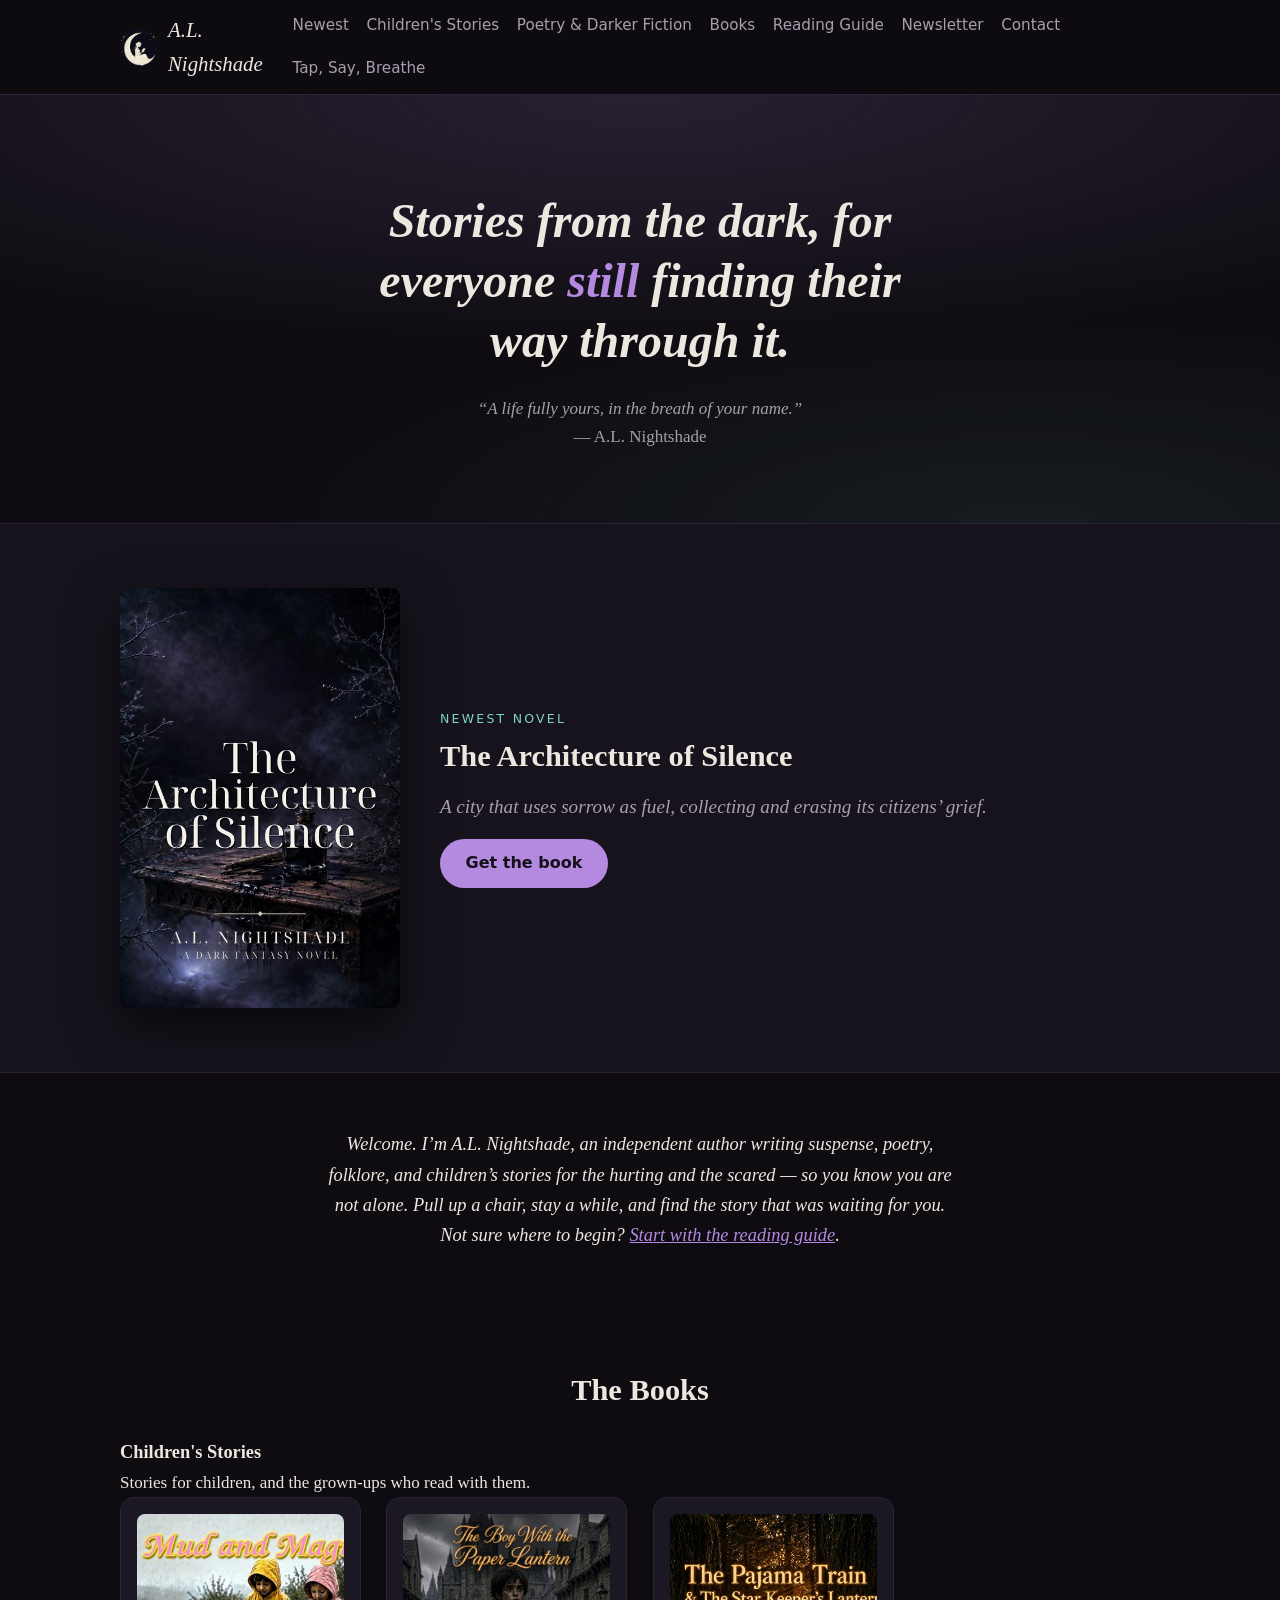
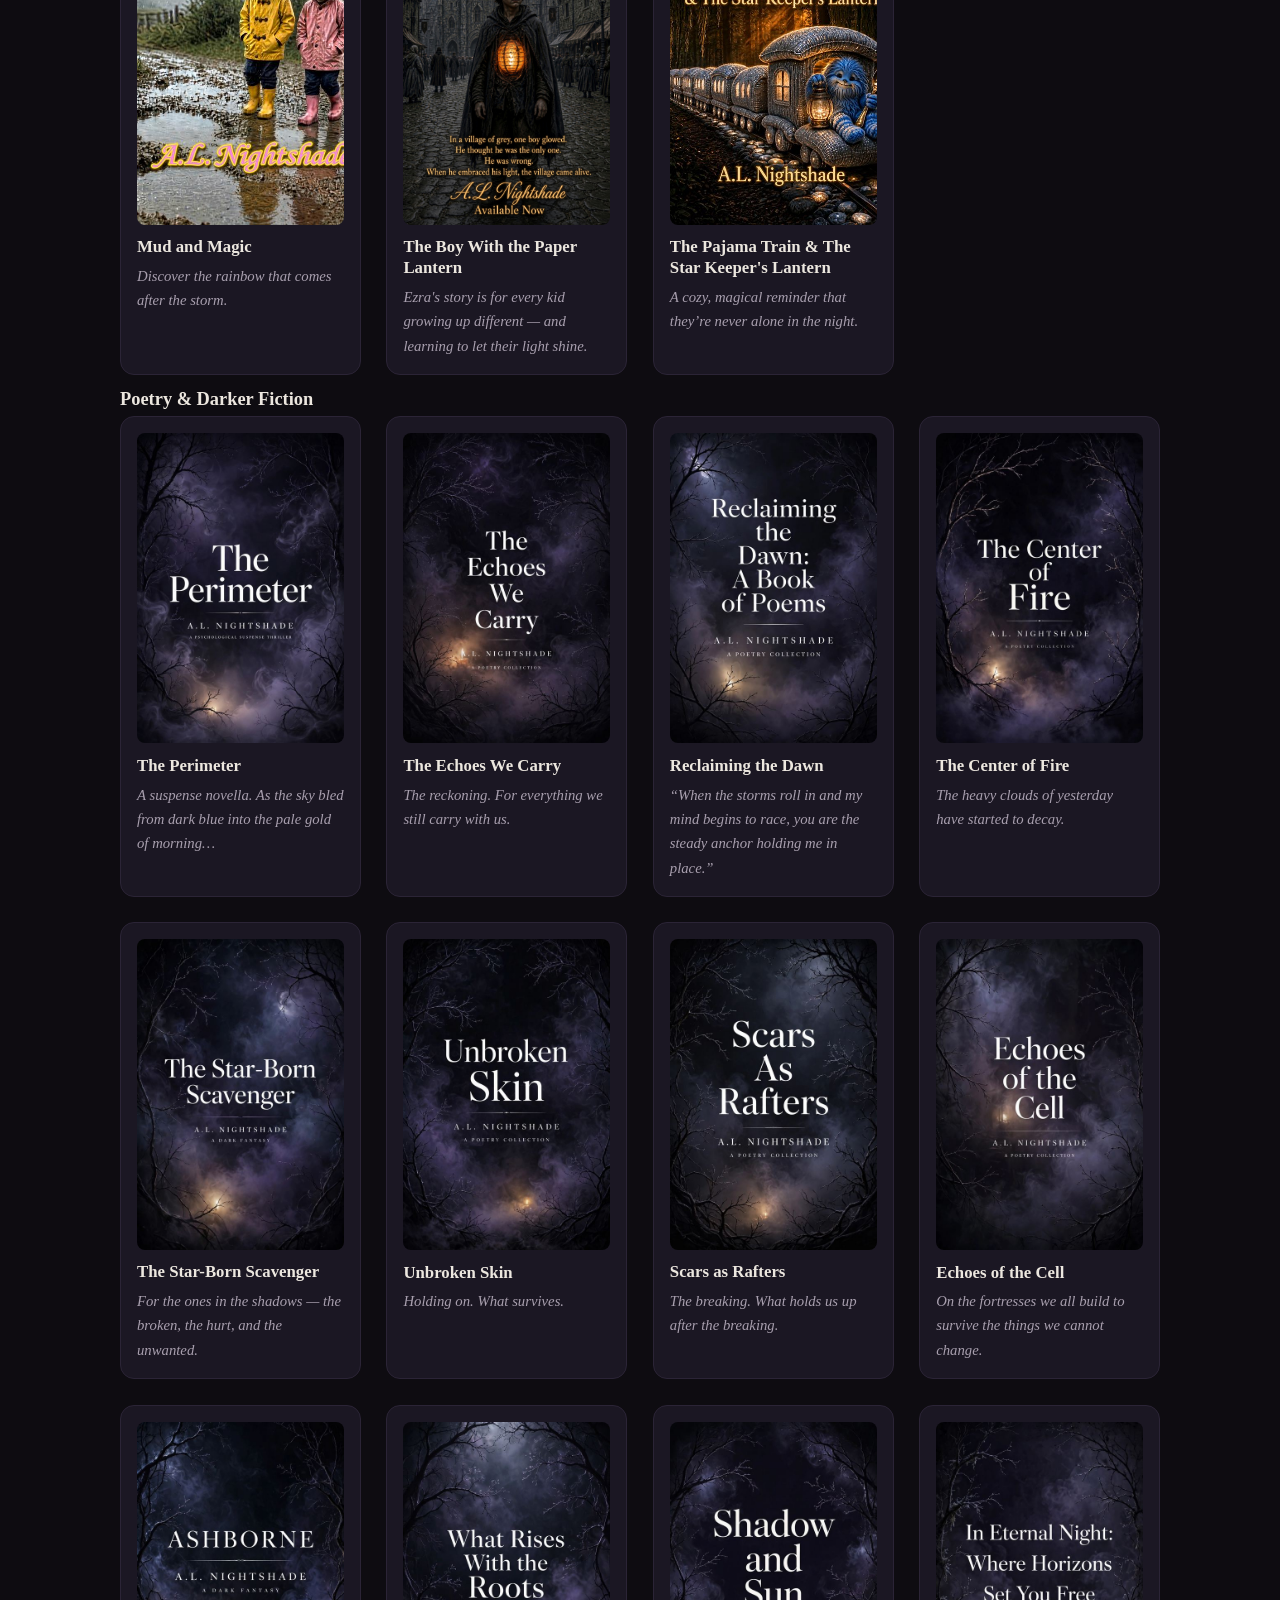
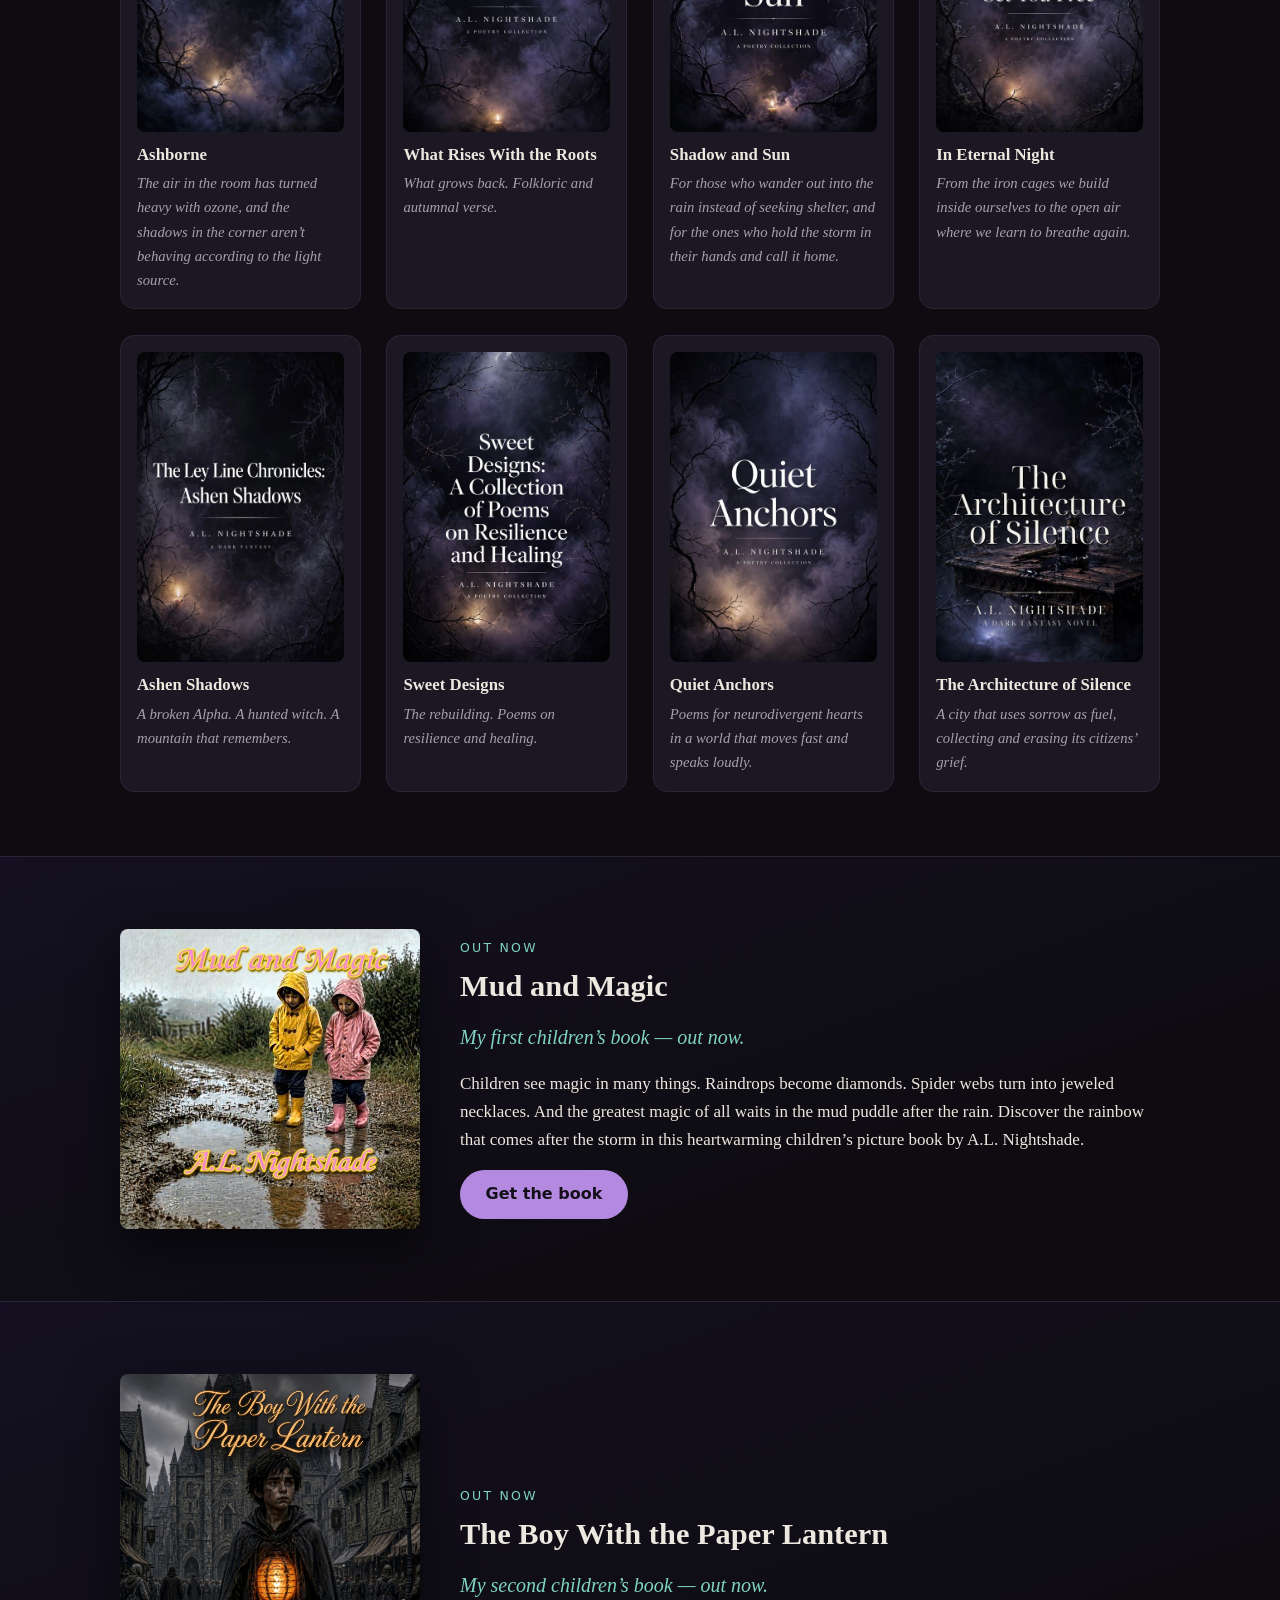
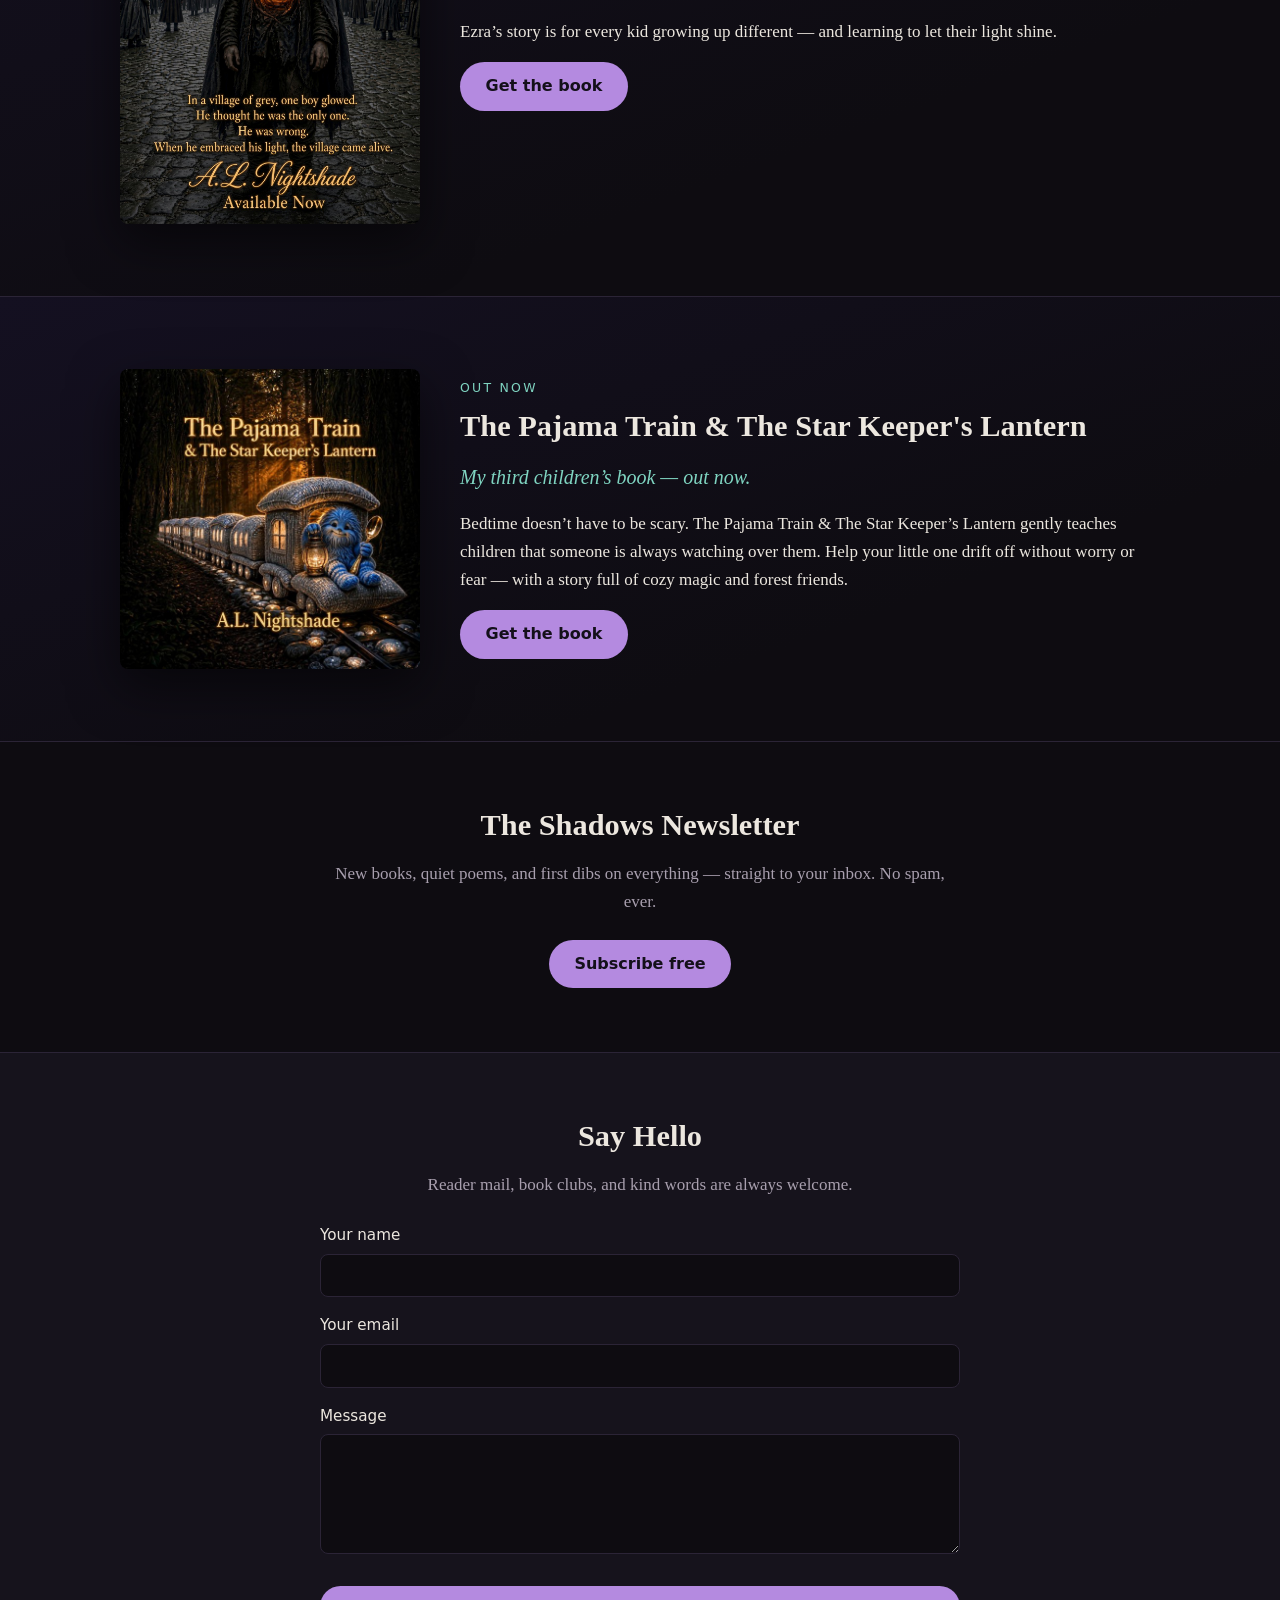
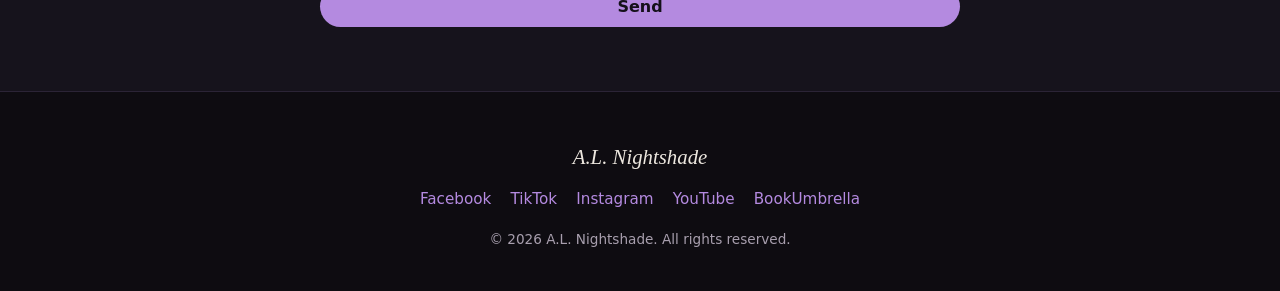
<file: index.html>
<!DOCTYPE html>
<html lang="en">
<head>
<meta charset="UTF-8">
<meta name="viewport" content="width=device-width, initial-scale=1.0">
<title>A.L. Nightshade — Stories from the dark</title>
<meta name="description" content="A.L. Nightshade is an independent author writing suspense, poetry, folklore, and children's stories for the hurting and the scared.">
<link rel="stylesheet" href="style.css">
<link rel="icon" type="image/png" href="images/logo.png">
</head>
<body>

<header class="site-header">
  <div class="wrap header-inner">
    <a class="brand" href="#top"><img src="images/logo.png" alt="A.L. Nightshade logo" class="brand-logo"> A.L. Nightshade</a>
    <nav class="nav">
      <a href="#newest">Newest</a>
      <a href="#childrens">Children's Stories</a>
      <a href="#darker">Poetry &amp; Darker Fiction</a>
      <a href="#books">Books</a>
      <a href="reading-guide.html">Reading Guide</a>
      <a href="#newsletter">Newsletter</a>
      <a href="#contact">Contact</a>
      <a href="tap-say-breathe/">Tap, Say, Breathe</a>
    </nav>
  </div>
</header>

<main id="top">

  <!-- HERO -->
  <section class="hero">
    <div class="wrap">
      <h1>Stories from the dark, for everyone <em>still</em> finding their way through it.</h1>
      <p class="hero-sub"><em>&ldquo;A life fully yours, in the breath of your name.&rdquo;</em><br>&mdash; A.L. Nightshade</p>
    </div>
  </section>

  <!-- NEWEST NOVEL -->
  <section id="newest" class="spotlight">
    <div class="wrap spotlight-inner">
      <div class="spotlight-cover">
        <a href="https://www.amazon.com/dp/B0HKKBH5DK" target="_blank" rel="noopener">
          <img src="images/the-architecture-of-silence.jpg" alt="The Architecture of Silence cover" loading="lazy">
        </a>
      </div>
      <div class="spotlight-text">
        <p class="kicker">Newest novel</p>
        <h2>The Architecture of Silence</h2>
        <p class="hook">A city that uses sorrow as fuel, collecting and erasing its citizens&rsquo; grief.</p>
        <a class="btn" href="https://www.amazon.com/dp/B0HKKBH5DK" target="_blank" rel="noopener">Get the book</a>
      </div>
    </div>
  </section>

  <!-- WELCOME -->
  <section class="welcome">
    <div class="wrap narrow">
      <p>Welcome. I&rsquo;m A.L. Nightshade, an independent author writing suspense, poetry, folklore, and children&rsquo;s stories for the hurting and the scared &mdash; so you know you are not alone. Pull up a chair, stay a while, and find the story that was waiting for you. Not sure where to begin? <a href="reading-guide.html">Start with the reading guide</a>.</p>
    </div>
  </section>

  <!-- BOOK GRID -->
  <section id="books" class="books">
    <div class="wrap">
      <h2>The Books</h2>
      <h3 id="childrens">Children's Stories</h3>
      <p>Stories for children, and the grown-ups who read with them.</p>
      <div class="grid">

        <article class="card">
          <a href="https://www.amazon.com/dp/B0HLY4JBHN" target="_blank" rel="noopener"><img src="images/mud-and-magic.jpg" alt="Mud and Magic cover" loading="lazy"></a>
          <h3>Mud and Magic</h3>
          <p>Discover the rainbow that comes after the storm.</p>
        </article>

        <article class="card">
          <a href="https://www.amazon.com/Boy-Paper-Lantern-L-Nightshade-ebook/dp/B0HNH6SLMR" target="_blank" rel="noopener"><img src="images/the-boy-with-the-paper-lantern.jpg" alt="The Boy With the Paper Lantern cover" loading="lazy"></a>
          <h3>The Boy With the Paper Lantern</h3>
          <p>Ezra's story is for every kid growing up different &mdash; and learning to let their light shine.</p>
        </article>

        <article class="card">
          <a href="https://a.co/d/0fy8vdRa" target="_blank" rel="noopener"><img src="images/the-pajama-train.jpg" alt="The Pajama Train &amp; The Star Keeper's Lantern cover" loading="lazy"></a>
          <h3>The Pajama Train &amp; The Star Keeper's Lantern</h3>
          <p>A cozy, magical reminder that they&rsquo;re never alone in the night.</p>
        </article>
      </div>
      <h3 id="darker">Poetry &amp; Darker Fiction</h3>
      <div class="grid">

        <article class="card">
          <a href="https://www.amazon.com/dp/B0H9T5TCCG" target="_blank" rel="noopener"><img src="images/the-perimeter.jpg" alt="The Perimeter cover" loading="lazy"></a>
          <h3>The Perimeter</h3>
          <p>A suspense novella. As the sky bled from dark blue into the pale gold of morning&hellip;</p>
        </article>

        <article class="card">
          <img src="images/the-echoes-we-carry.jpg" alt="The Echoes We Carry cover" loading="lazy">
          <h3>The Echoes We Carry</h3>
          <p>The reckoning. For everything we still carry with us.</p>
        </article>

        <article class="card">
          <img src="images/reclaiming-the-dawn.jpg" alt="Reclaiming the Dawn cover" loading="lazy">
          <h3>Reclaiming the Dawn</h3>
          <p>&ldquo;When the storms roll in and my mind begins to race, you are the steady anchor holding me in place.&rdquo;</p>
        </article>

        <article class="card">
          <a href="https://www.amazon.com/dp/B0H9VN7X89" target="_blank" rel="noopener"><img src="images/the-center-of-fire.jpg" alt="The Center of Fire cover" loading="lazy"></a>
          <h3>The Center of Fire</h3>
          <p>The heavy clouds of yesterday have started to decay.</p>
        </article>

        <article class="card">
          <a href="https://www.amazon.com/dp/B0HDV2T1YN" target="_blank" rel="noopener"><img src="images/the-star-born-scavenger.jpg" alt="The Star-Born Scavenger cover" loading="lazy"></a>
          <h3>The Star-Born Scavenger</h3>
          <p>For the ones in the shadows &mdash; the broken, the hurt, and the unwanted.</p>
        </article>

        <article class="card">
          <img src="images/unbroken-skin.jpg" alt="Unbroken Skin cover" loading="lazy">
          <h3>Unbroken Skin</h3>
          <p>Holding on. What survives.</p>
        </article>

        <article class="card">
          <img src="images/scars-as-rafters.jpg" alt="Scars as Rafters cover" loading="lazy">
          <h3>Scars as Rafters</h3>
          <p>The breaking. What holds us up after the breaking.</p>
        </article>

        <article class="card">
          <img src="images/echoes-of-the-cell.jpg" alt="Echoes of the Cell cover" loading="lazy">
          <h3>Echoes of the Cell</h3>
          <p>On the fortresses we all build to survive the things we cannot change.</p>
        </article>

        <article class="card">
          <a href="https://www.amazon.com/dp/B0H9JK4DQS" target="_blank" rel="noopener"><img src="images/ashborne.jpg" alt="Ashborne cover" loading="lazy"></a>
          <h3>Ashborne</h3>
          <p>The air in the room has turned heavy with ozone, and the shadows in the corner aren&rsquo;t behaving according to the light source.</p>
        </article>

        <article class="card">
          <img src="images/what-rises-with-the-roots.jpg" alt="What Rises With the Roots cover" loading="lazy">
          <h3>What Rises With the Roots</h3>
          <p>What grows back. Folkloric and autumnal verse.</p>
        </article>

        <article class="card">
          <img src="images/shadow-and-sun.jpg" alt="Shadow and Sun cover" loading="lazy">
          <h3>Shadow and Sun</h3>
          <p>For those who wander out into the rain instead of seeking shelter, and for the ones who hold the storm in their hands and call it home.</p>
        </article>

        <article class="card">
          <img src="images/in-eternal-night.jpg" alt="In Eternal Night cover" loading="lazy">
          <h3>In Eternal Night</h3>
          <p>From the iron cages we build inside ourselves to the open air where we learn to breathe again.</p>
        </article>

        <article class="card">
          <img src="images/ashen-shadows.jpg" alt="Ashen Shadows cover" loading="lazy">
          <h3>Ashen Shadows</h3>
          <p>A broken Alpha. A hunted witch. A mountain that remembers.</p>
        </article>

        <article class="card">
          <img src="images/sweet-designs.jpg" alt="Sweet Designs cover" loading="lazy">
          <h3>Sweet Designs</h3>
          <p>The rebuilding. Poems on resilience and healing.</p>
        </article>

        <article class="card">
          <a href="https://www.amazon.com/dp/B0HF114F2T" target="_blank" rel="noopener"><img src="images/quiet-anchors.jpg" alt="Quiet Anchors cover" loading="lazy"></a>
          <h3>Quiet Anchors</h3>
          <p>Poems for neurodivergent hearts in a world that moves fast and speaks loudly.</p>
        </article>

        <article class="card">
          <a href="https://www.amazon.com/dp/B0HKKBH5DK" target="_blank" rel="noopener"><img src="images/the-architecture-of-silence.jpg" alt="The Architecture of Silence cover" loading="lazy"></a>
          <h3>The Architecture of Silence</h3>
          <p>A city that uses sorrow as fuel, collecting and erasing its citizens&rsquo; grief.</p>
        </article>

      </div>
    </div>
  </section>

  <!-- MUD AND MAGIC -->
  <section id="mud-and-magic" class="mud">
    <div class="wrap mud-inner">
      <div class="mud-cover">
        <a href="https://www.amazon.com/dp/B0HLY4JBHN" target="_blank" rel="noopener"><img src="images/mud-and-magic.jpg" alt="Mud and Magic cover" loading="lazy"></a>
      </div>
      <div class="mud-text">
        <p class="kicker">Out now</p>
        <h2>Mud and Magic</h2>
        <p class="hook">My first children&rsquo;s book &mdash; out now.</p>
        <p>Children see magic in many things. Raindrops become diamonds. Spider webs turn into jeweled necklaces. And the greatest magic of all waits in the mud puddle after the rain. Discover the rainbow that comes after the storm in this heartwarming children&rsquo;s picture book by A.L. Nightshade.</p>
        <a class="btn" href="https://www.amazon.com/dp/B0HLY4JBHN" target="_blank" rel="noopener">Get the book</a>
      </div>
    </div>
  </section>

  <!-- THE BOY WITH THE PAPER LANTERN -->
  <section id="paper-lantern" class="mud">
    <div class="wrap mud-inner">
      <div class="mud-cover">
        <a href="https://www.amazon.com/Boy-Paper-Lantern-L-Nightshade-ebook/dp/B0HNH6SLMR" target="_blank" rel="noopener"><img src="images/the-boy-with-the-paper-lantern.jpg" alt="The Boy With the Paper Lantern cover" loading="lazy"></a>
      </div>
      <div class="mud-text">
        <p class="kicker">Out now</p>
        <h2>The Boy With the Paper Lantern</h2>
        <p class="hook">My second children&rsquo;s book &mdash; out now.</p>
        <p>Ezra&rsquo;s story is for every kid growing up different &mdash; and learning to let their light shine.</p>
        <a class="btn" href="https://www.amazon.com/Boy-Paper-Lantern-L-Nightshade-ebook/dp/B0HNH6SLMR" target="_blank" rel="noopener">Get the book</a>
      </div>
    </div>
  </section>

  <!-- THE PAJAMA TRAIN & THE STAR KEEPER'S LANTERN -->
  <section id="pajama-train" class="mud">
    <div class="wrap mud-inner">
      <div class="mud-cover">
        <a href="https://a.co/d/0fy8vdRa" target="_blank" rel="noopener"><img src="images/the-pajama-train.jpg" alt="The Pajama Train &amp; The Star Keeper's Lantern cover" loading="lazy"></a>
      </div>
      <div class="mud-text">
        <p class="kicker">Out now</p>
        <h2>The Pajama Train &amp; The Star Keeper's Lantern</h2>
        <p class="hook">My third children&rsquo;s book &mdash; out now.</p>
        <p>Bedtime doesn&rsquo;t have to be scary. The Pajama Train &amp; The Star Keeper&rsquo;s Lantern gently teaches children that someone is always watching over them. Help your little one drift off without worry or fear &mdash; with a story full of cozy magic and forest friends.</p>
        <a class="btn" href="https://a.co/d/0fy8vdRa" target="_blank" rel="noopener">Get the book</a>
      </div>
    </div>
  </section>

  <!-- NEWSLETTER -->
  <section id="newsletter" class="newsletter">
    <div class="wrap narrow center">
      <h2>The Shadows Newsletter</h2>
      <p>New books, quiet poems, and first dibs on everything &mdash; straight to your inbox. No spam, ever.</p>
      <a class="btn" href="https://alnightshadenewsletter.beehiiv.com/subscribe" target="_blank" rel="noopener">Subscribe free</a>
    </div>
  </section>

  <!-- CONTACT -->
  <section id="contact" class="contact">
    <div class="wrap narrow">
      <h2>Say Hello</h2>
      <p>Reader mail, book clubs, and kind words are always welcome.</p>
      <form action="https://formsubmit.co/alnightshadeauthor@gmail.com" method="POST">
        <input type="hidden" name="_captcha" value="true">
        <input type="hidden" name="_subject" value="Website contact form — A.L. Nightshade">
        <input type="text" name="_honey" style="display:none" tabindex="-1" autocomplete="off">
        <label>
          Your name
          <input type="text" name="name" required autocomplete="name">
        </label>
        <label>
          Your email
          <input type="email" name="email" required autocomplete="email">
        </label>
        <label>
          Message
          <textarea name="message" rows="5" required></textarea>
        </label>
        <button class="btn" type="submit">Send</button>
      </form>
    </div>
  </section>

</main>

<footer class="site-footer">
  <div class="wrap">
    <p class="footer-brand">A.L. Nightshade</p>
    <p class="social">
      <a href="https://www.facebook.com/profile.php?id=61591885481773" target="_blank" rel="noopener">Facebook</a>
      <a href="https://www.tiktok.com/@a.l.nightshade" target="_blank" rel="noopener">TikTok</a>
      <a href="https://www.instagram.com/alnightshadeauthor" target="_blank" rel="noopener">Instagram</a>
      <a href="https://www.youtube.com/@A.L.Nightshade" target="_blank" rel="noopener">YouTube</a>
      <a href="https://bookumbrella.com/author/a-l-nightshade" target="_blank" rel="noopener">BookUmbrella</a>
    </p>
    <p class="copy">&copy; 2026 A.L. Nightshade. All rights reserved.</p>
  </div>
</footer>

</body>
</html>
</file>
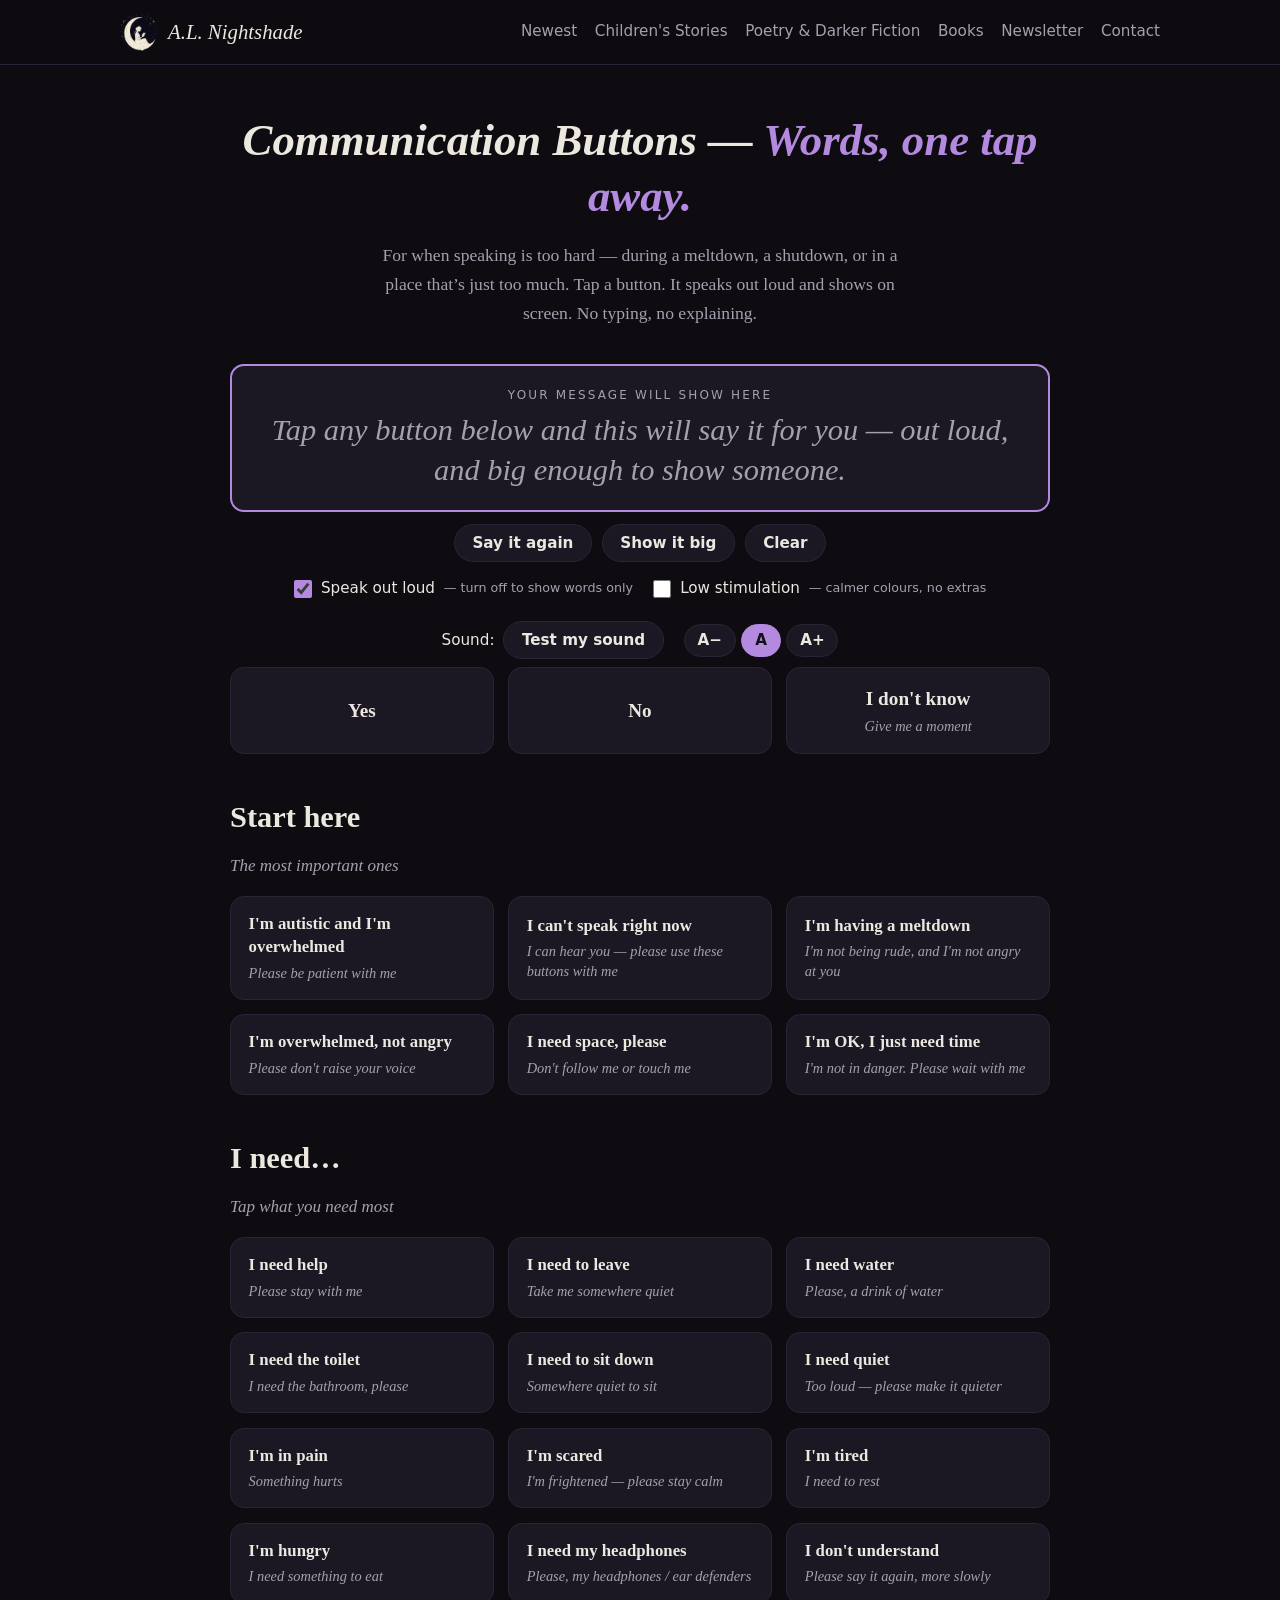
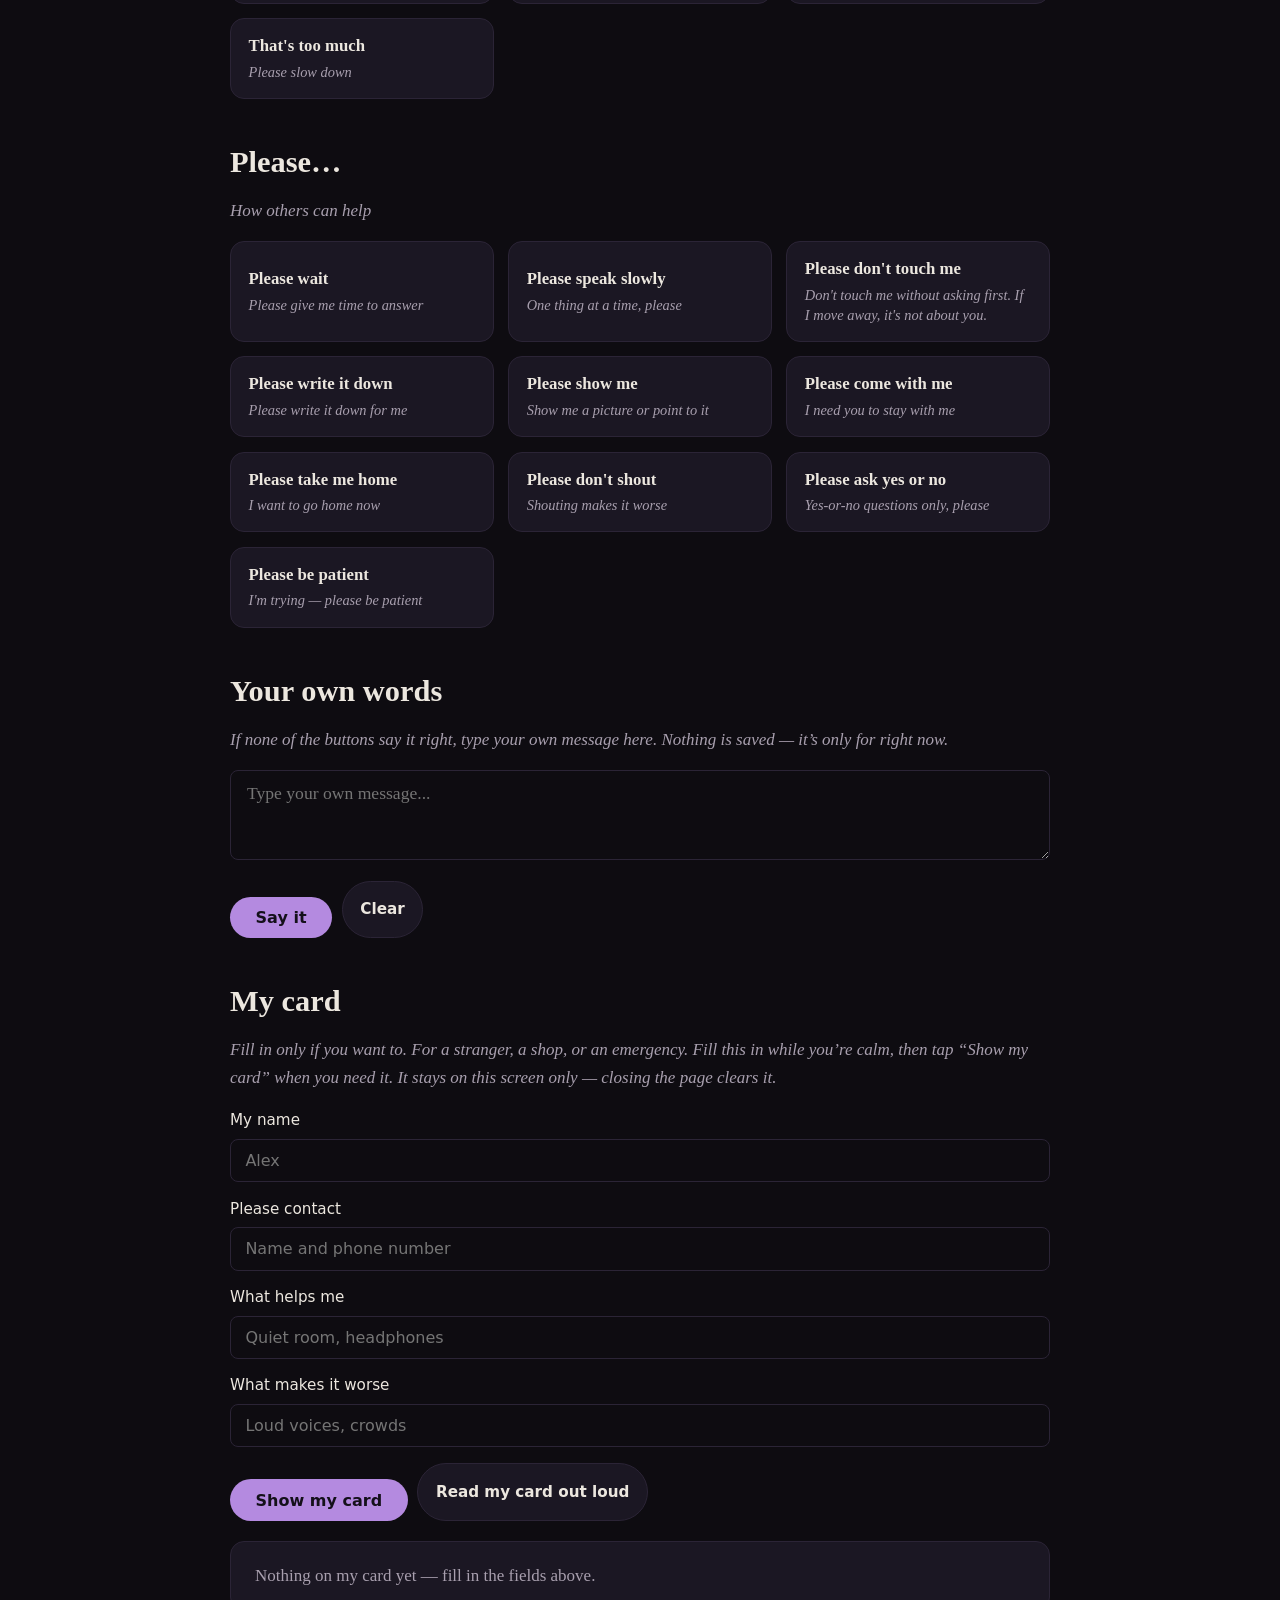
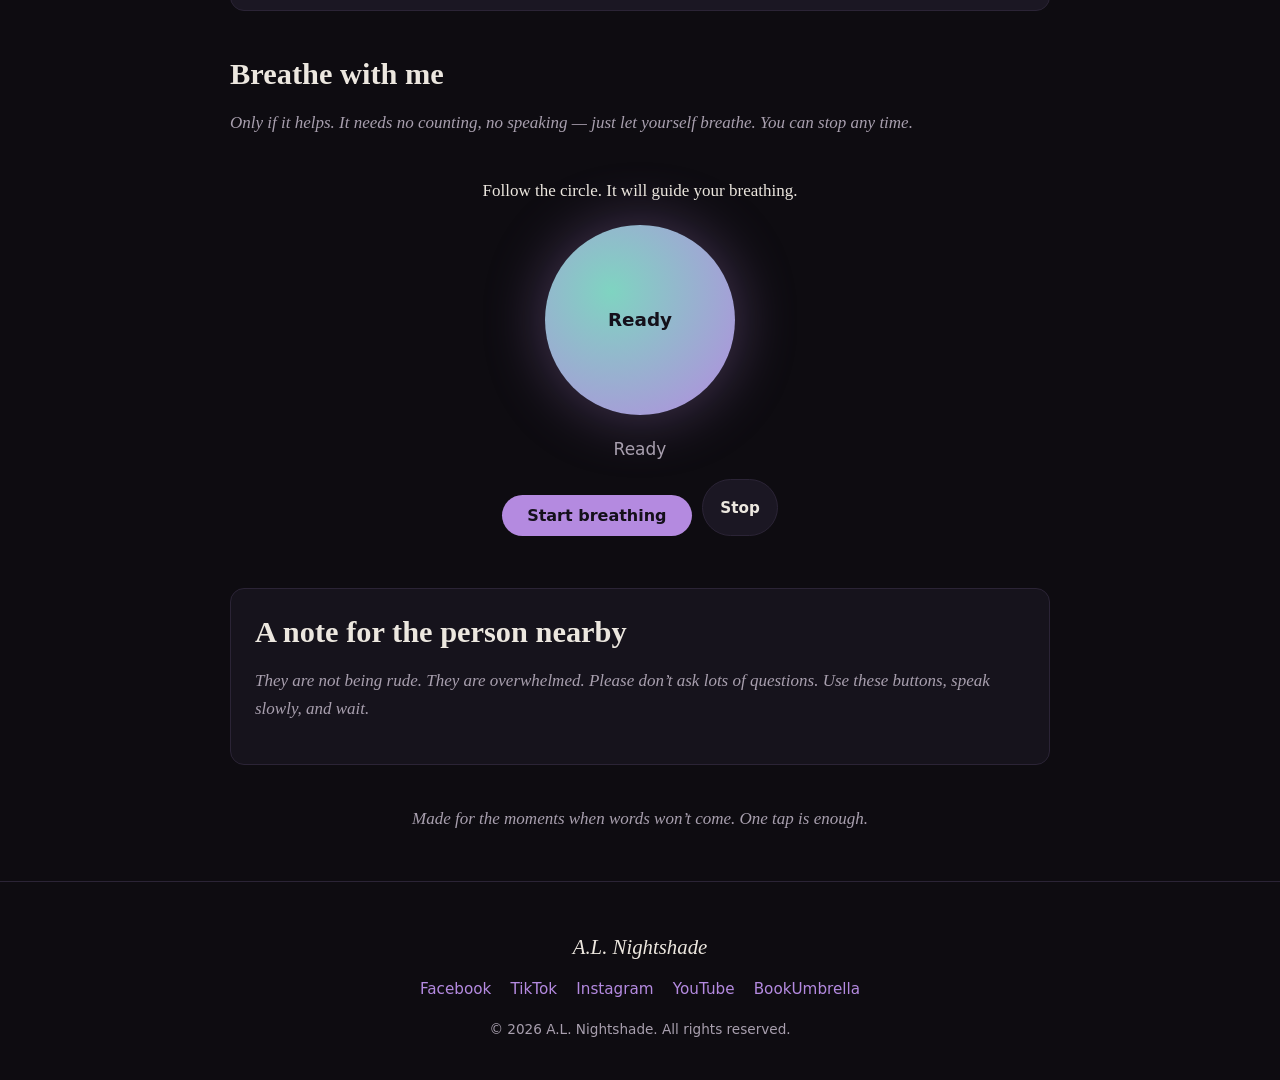
<file: tap-say-breathe/index.html>
<!DOCTYPE html>
<html lang="en">
<head>
<meta charset="UTF-8">
<meta name="viewport" content="width=device-width, initial-scale=1.0">
<title>Tap, Say, Breathe — A.L. Nightshade</title>
<meta name="description" content="Communication buttons — words, one tap away. For when speaking is too hard. Tap a button and it speaks out loud and shows on screen.">
<link rel="stylesheet" href="../style.css">
<link rel="icon" type="image/png" href="../images/logo.png">
<style>
  :root { --msg-size: 1.9rem; --btn-size: 1.05rem; }
  body[data-textsize="small"] { --msg-size: 1.5rem; --btn-size: 0.95rem; }
  body[data-textsize="large"] { --msg-size: 2.5rem; --btn-size: 1.2rem; }

  .board { max-width: 860px; margin: 0 auto; padding: 0 1.25rem 3rem; }
  .board-hero { text-align: center; padding: 3rem 0 1.5rem; }
  .board-hero h1 { font-size: clamp(1.9rem, 4.5vw, 2.8rem); font-style: italic; }
  .board-hero h1 em { color: var(--accent); }
  .board-hero p { color: var(--muted); max-width: 60ch; margin: 1rem auto 0; font-size: 1.1rem; }

  /* message display — sticky so it stays visible while tapping */
  .msg-wrap {
    position: sticky; top: 74px; z-index: 40;
    background: var(--bg); padding: 0.75rem 0 0.5rem;
  }
  .msg-display {
    background: var(--card); border: 2px solid var(--accent);
    border-radius: var(--radius); padding: 1.25rem 1.5rem;
    min-height: 6.5rem; display: flex; flex-direction: column;
    justify-content: center; text-align: center;
  }
  .msg-label {
    font-family: system-ui, -apple-system, sans-serif; font-size: 0.75rem;
    letter-spacing: 0.18em; text-transform: uppercase; color: var(--muted);
    margin-bottom: 0.35rem;
  }
  .msg-text { font-size: var(--msg-size); line-height: 1.3; font-weight: 600; }
  .msg-text.placeholder { color: var(--muted); font-weight: 400; font-style: italic; }
  .msg-hint { color: var(--muted); font-size: 0.95rem; margin-top: 0.35rem; }

  .msg-controls {
    display: flex; gap: 0.6rem; flex-wrap: wrap; justify-content: center;
    margin-top: 0.75rem;
  }
  .chip-btn {
    font-family: system-ui, -apple-system, sans-serif; font-size: 0.95rem; font-weight: 600;
    background: var(--card); color: var(--ink); border: 1px solid var(--line);
    border-radius: 999px; padding: 0.55rem 1.1rem; cursor: pointer;
  }
  .chip-btn:hover { border-color: var(--accent); color: var(--accent2); }
  .chip-btn[aria-pressed="true"] { background: var(--accent); color: #14101a; border-color: var(--accent); }

  .toggles {
    display: flex; gap: 1.25rem; flex-wrap: wrap; justify-content: center;
    margin-top: 0.9rem; font-family: system-ui, -apple-system, sans-serif; font-size: 0.95rem;
  }
  .toggle { display: flex; align-items: center; gap: 0.55rem; cursor: pointer; color: var(--ink); }
  .toggle small { color: var(--muted); }
  .toggle input { width: 1.15rem; height: 1.15rem; accent-color: var(--accent); cursor: pointer; }
  .size-btns { display: flex; gap: 0.35rem; align-items: center; }
  .size-btns .chip-btn { padding: 0.4rem 0.8rem; }

  .board h2 { margin-top: 2.75rem; }
  .board h2 + p { color: var(--muted); margin-bottom: 1rem; font-style: italic; }
  .btn-grid { display: grid; grid-template-columns: repeat(auto-fill, minmax(240px, 1fr)); gap: 0.9rem; }
  .phrase-btn {
    text-align: left; background: var(--card); color: var(--ink);
    border: 1px solid var(--line); border-radius: var(--radius);
    padding: 1rem 1.1rem; cursor: pointer; font-family: inherit;
    transition: transform 0.15s ease, border-color 0.15s ease;
  }
  .phrase-btn:hover, .phrase-btn:focus-visible { border-color: var(--accent); transform: translateY(-2px); outline: none; }
  .phrase-btn:active { transform: translateY(0); }
  .phrase-btn .main { display: block; font-size: var(--btn-size); font-weight: 700; line-height: 1.35; }
  .phrase-btn .sub { display: block; font-size: 0.9rem; color: var(--muted); font-style: italic; margin-top: 0.25rem; line-height: 1.4; }

  .quick-grid { grid-template-columns: repeat(3, 1fr); }
  .quick-grid .phrase-btn { text-align: center; padding: 1.1rem 0.75rem; }
  .quick-grid .phrase-btn .main { font-size: calc(var(--btn-size) + 0.15rem); }

  /* your own words */
  .own-words textarea {
    width: 100%; min-height: 90px; background: var(--bg); border: 1px solid var(--line);
    border-radius: 8px; color: var(--ink); padding: 0.8rem 1rem; font-size: 1.1rem; font-family: inherit;
    resize: vertical;
  }
  .own-words textarea:focus { outline: none; border-color: var(--accent); }
  .own-words .row { display: flex; gap: 0.6rem; margin-top: 0.75rem; flex-wrap: wrap; }

  /* my card */
  .card-form { display: grid; gap: 0.9rem; }
  .card-form label { display: grid; gap: 0.35rem; font-family: system-ui, -apple-system, sans-serif; font-size: 0.95rem; }
  .card-form input, .card-form textarea {
    background: var(--bg); border: 1px solid var(--line); border-radius: 8px;
    color: var(--ink); padding: 0.7rem 0.9rem; font-size: 1rem; font-family: inherit; width: 100%;
  }
  .card-form input:focus, .card-form textarea:focus { outline: none; border-color: var(--accent); }
  .card-preview {
    margin-top: 1.25rem; background: var(--card); border: 1px solid var(--line);
    border-radius: var(--radius); padding: 1.25rem 1.5rem;
  }
  .card-preview h3 { margin-top: 0; }
  .card-preview dl { display: grid; gap: 0.5rem; margin-top: 0.75rem; }
  .card-preview dt { font-family: system-ui, -apple-system, sans-serif; font-size: 0.8rem; letter-spacing: 0.12em; text-transform: uppercase; color: var(--muted); }
  .card-preview dd { font-size: 1.05rem; }

  /* breathe */
  .breathe-box { text-align: center; padding: 1.5rem 0 0.5rem; }
  .breathe-circle {
    width: 190px; height: 190px; margin: 1.25rem auto; border-radius: 50%;
    background: radial-gradient(circle at 35% 35%, var(--accent2), var(--accent));
    display: flex; align-items: center; justify-content: center;
    transition: transform 4s ease-in-out;
    box-shadow: 0 0 60px rgba(180, 138, 224, 0.35);
  }
  .breathe-circle span {
    font-family: system-ui, -apple-system, sans-serif; font-weight: 700; font-size: 1.15rem; color: #14101a;
  }
  .breathe-status { font-family: system-ui, -apple-system, sans-serif; color: var(--muted); margin-top: 0.5rem; }
  .breathe-box .row { display: flex; gap: 0.6rem; justify-content: center; margin-top: 1rem; flex-wrap: wrap; }

  .nearby-note {
    margin-top: 2.75rem; background: var(--bg2); border: 1px solid var(--line);
    border-radius: var(--radius); padding: 1.5rem;
  }
  .nearby-note h2 { margin-top: 0; }
  .nearby-note p { color: var(--muted); }
  .board-foot { text-align: center; color: var(--muted); font-style: italic; margin-top: 2.5rem; }

  /* big overlay */
  .big-overlay {
    position: fixed; inset: 0; z-index: 100; background: var(--bg);
    display: none; align-items: center; justify-content: center; padding: 2rem; text-align: center;
  }
  .big-overlay.open { display: flex; }
  .big-overlay .big-text { font-size: clamp(2rem, 7vw, 4.5rem); line-height: 1.25; font-weight: 700; max-width: 20ch; }
  .big-overlay .close-big {
    position: absolute; top: 1rem; right: 1rem;
    font-family: system-ui, -apple-system, sans-serif; font-size: 1rem; font-weight: 700;
    background: var(--card); color: var(--ink); border: 1px solid var(--line);
    border-radius: 999px; padding: 0.6rem 1.2rem; cursor: pointer;
  }

  /* low stimulation mode */
  body.low-stim { --accent: #9a8fb0; --accent2: #8fb8ac; }
  body.low-stim .breathe-circle { box-shadow: none; background: var(--accent2); }
  body.low-stim .board-hero { background: none; }
  body.low-stim .phrase-btn:hover { transform: none; }
  body.low-stim .msg-display { border-width: 1px; }

  @media (max-width: 720px) {
    .msg-wrap { top: 118px; }
    .quick-grid { grid-template-columns: 1fr 1fr 1fr; gap: 0.6rem; }
    .breathe-circle { width: 160px; height: 160px; }
  }
</style>
</head>
<body data-textsize="medium">
<header class="site-header">
  <div class="wrap header-inner">
    <a class="brand" href="../"><img src="../images/logo.png" alt="A.L. Nightshade logo" class="brand-logo"> A.L. Nightshade</a>
    <nav class="nav">
      <a href="../#newest">Newest</a>
      <a href="../#childrens">Children's Stories</a>
      <a href="../#darker">Poetry &amp; Darker Fiction</a>
      <a href="../#books">Books</a>
      <a href="../#newsletter">Newsletter</a>
      <a href="../#contact">Contact</a>
    </nav>
  </div>
</header>

<main class="board">

  <section class="board-hero">
    <h1>Communication Buttons &mdash; <em>Words, one tap away.</em></h1>
    <p>For when speaking is too hard &mdash; during a meltdown, a shutdown, or in a place that&rsquo;s just too much. Tap a button. It speaks out loud and shows on screen. No typing, no explaining.</p>
  </section>

  <!-- message display -->
  <div class="msg-wrap">
    <div class="msg-display" aria-live="polite">
      <div class="msg-label">Your message will show here</div>
      <div class="msg-text placeholder" id="msgText">Tap any button below and this will say it for you &mdash; out loud, and big enough to show someone.</div>
    </div>
    <div class="msg-controls">
      <button class="chip-btn" type="button" id="sayAgainBtn">Say it again</button>
      <button class="chip-btn" type="button" id="showBigBtn">Show it big</button>
      <button class="chip-btn" type="button" id="clearMsgBtn">Clear</button>
    </div>
    <div class="toggles">
      <label class="toggle"><input type="checkbox" id="speakToggle" checked> Speak out loud <small>&mdash; turn off to show words only</small></label>
      <label class="toggle"><input type="checkbox" id="lowStimToggle"> Low stimulation <small>&mdash; calmer colours, no extras</small></label>
      <span class="toggle">Sound: <button class="chip-btn" type="button" id="testSoundBtn">Test my sound</button></span>
      <span class="size-btns" role="group" aria-label="Text size">
        <button class="chip-btn" type="button" data-size="small" aria-label="Smaller text">A&minus;</button>
        <button class="chip-btn" type="button" data-size="medium" aria-label="Normal text" aria-pressed="true">A</button>
        <button class="chip-btn" type="button" data-size="large" aria-label="Larger text">A+</button>
      </span>
    </div>
  </div>

  <!-- quick answers -->
  <section aria-label="Quick answers">
    <div class="btn-grid quick-grid" id="quickGrid"></div>
  </section>

  <!-- start here -->
  <section aria-label="Start here">
    <h2>Start here</h2>
    <p>The most important ones</p>
    <div class="btn-grid" id="startGrid"></div>
  </section>

  <!-- i need -->
  <section aria-label="I need">
    <h2>I need&hellip;</h2>
    <p>Tap what you need most</p>
    <div class="btn-grid" id="needGrid"></div>
  </section>

  <!-- please -->
  <section aria-label="Please">
    <h2>Please&hellip;</h2>
    <p>How others can help</p>
    <div class="btn-grid" id="pleaseGrid"></div>
  </section>

  <!-- your own words -->
  <section class="own-words" aria-label="Your own words">
    <h2>Your own words</h2>
    <p>If none of the buttons say it right, type your own message here. Nothing is saved &mdash; it&rsquo;s only for right now.</p>
    <textarea id="ownWords" placeholder="Type your own message..." aria-label="Type your own message"></textarea>
    <div class="row">
      <button class="btn" type="button" id="sayOwnBtn">Say it</button>
      <button class="chip-btn" type="button" id="clearOwnBtn">Clear</button>
    </div>
  </section>

  <!-- my card -->
  <section aria-label="My card">
    <h2>My card</h2>
    <p>Fill in only if you want to. For a stranger, a shop, or an emergency. Fill this in while you&rsquo;re calm, then tap &ldquo;Show my card&rdquo; when you need it. It stays on this screen only &mdash; closing the page clears it.</p>
    <div class="card-form">
      <label>My name
        <input type="text" id="cardName" placeholder="Alex" autocomplete="off">
      </label>
      <label>Please contact
        <input type="text" id="cardContact" placeholder="Name and phone number" autocomplete="off">
      </label>
      <label>What helps me
        <input type="text" id="cardHelps" placeholder="Quiet room, headphones" autocomplete="off">
      </label>
      <label>What makes it worse
        <input type="text" id="cardWorse" placeholder="Loud voices, crowds" autocomplete="off">
      </label>
    </div>
    <div class="row" style="display:flex; gap:0.6rem; margin-top:1rem; flex-wrap:wrap;">
      <button class="btn" type="button" id="showCardBtn">Show my card</button>
      <button class="chip-btn" type="button" id="readCardBtn">Read my card out loud</button>
    </div>
    <div class="card-preview" id="cardPreview" aria-live="polite">
      <p style="color: var(--muted);">Nothing on my card yet &mdash; fill in the fields above.</p>
    </div>
  </section>

  <!-- breathe -->
  <section aria-label="Breathe with me">
    <h2>Breathe with me</h2>
    <p>Only if it helps. It needs no counting, no speaking &mdash; just let yourself breathe. You can stop any time.</p>
    <div class="breathe-box">
      <p>Follow the circle. It will guide your breathing.</p>
      <div class="breathe-circle" id="breatheCircle"><span id="breatheLabel">Ready</span></div>
      <p class="breathe-status" id="breatheStatus">Ready</p>
      <div class="row">
        <button class="btn" type="button" id="startBreatheBtn">Start breathing</button>
        <button class="chip-btn" type="button" id="stopBreatheBtn">Stop</button>
      </div>
    </div>
  </section>

  <!-- note for the person nearby -->
  <section class="nearby-note" aria-label="A note for the person nearby">
    <h2>A note for the person nearby</h2>
    <p>They are not being rude. They are overwhelmed. Please don&rsquo;t ask lots of questions. Use these buttons, speak slowly, and wait.</p>
  </section>

  <p class="board-foot">Made for the moments when words won&rsquo;t come. One tap is enough.</p>

</main>

<footer class="site-footer">
  <div class="wrap">
    <p class="footer-brand">A.L. Nightshade</p>
    <p class="social">
      <a href="https://www.facebook.com/profile.php?id=61591885481773" target="_blank" rel="noopener">Facebook</a>
      <a href="https://www.tiktok.com/@a.l.nightshade" target="_blank" rel="noopener">TikTok</a>
      <a href="https://www.instagram.com/alnightshadeauthor" target="_blank" rel="noopener">Instagram</a>
      <a href="https://www.youtube.com/@A.L.Nightshade" target="_blank" rel="noopener">YouTube</a>
      <a href="https://bookumbrella.com/author/a-l-nightshade" target="_blank" rel="noopener">BookUmbrella</a>
    </p>
    <p class="copy">&copy; 2026 A.L. Nightshade. All rights reserved.</p>
  </div>
</footer>

<div class="big-overlay" id="bigOverlay" role="dialog" aria-modal="true" aria-label="Message shown big">
  <button class="close-big" type="button" id="closeBigBtn">Close</button>
  <div class="big-text" id="bigText"></div>
</div>
<script>
(function () {
  "use strict";

  var msgText = document.getElementById("msgText");
  var placeholder = "Tap any button below and this will say it for you \u2014 out loud, and big enough to show someone.";
  var currentMessage = "";
  var speakToggle = document.getElementById("speakToggle");
  var lowStimToggle = document.getElementById("lowStimToggle");

  function speak(text) {
    if (!speakToggle.checked || !text) return;
    if (!("speechSynthesis" in window)) return;
    window.speechSynthesis.cancel();
    var u = new SpeechSynthesisUtterance(text);
    u.rate = 0.9;
    window.speechSynthesis.speak(u);
  }

  function showMessage(text) {
    currentMessage = text;
    msgText.textContent = text;
    msgText.classList.remove("placeholder");
    speak(text);
    var overlay = document.getElementById("bigOverlay");
    if (overlay.classList.contains("open")) {
      document.getElementById("bigText").textContent = text;
    }
  }

  function clearMessage() {
    currentMessage = "";
    msgText.textContent = placeholder;
    msgText.classList.add("placeholder");
    if ("speechSynthesis" in window) window.speechSynthesis.cancel();
  }

  // ---- phrase data (word-for-word from the app) ----
  var quick = [
    { main: "Yes" },
    { main: "No" },
    { main: "I don't know", sub: "Give me a moment" }
  ];

  var startHere = [
    { main: "I'm autistic and I'm overwhelmed", sub: "Please be patient with me" },
    { main: "I can't speak right now", sub: "I can hear you \u2014 please use these buttons with me" },
    { main: "I'm having a meltdown", sub: "I'm not being rude, and I'm not angry at you" },
    { main: "I'm overwhelmed, not angry", sub: "Please don't raise your voice" },
    { main: "I need space, please", sub: "Don't follow me or touch me" },
    { main: "I'm OK, I just need time", sub: "I'm not in danger. Please wait with me" }
  ];

  var need = [
    { main: "I need help", sub: "Please stay with me" },
    { main: "I need to leave", sub: "Take me somewhere quiet" },
    { main: "I need water", sub: "Please, a drink of water" },
    { main: "I need the toilet", sub: "I need the bathroom, please" },
    { main: "I need to sit down", sub: "Somewhere quiet to sit" },
    { main: "I need quiet", sub: "Too loud \u2014 please make it quieter" },
    { main: "I'm in pain", sub: "Something hurts" },
    { main: "I'm scared", sub: "I'm frightened \u2014 please stay calm" },
    { main: "I'm tired", sub: "I need to rest" },
    { main: "I'm hungry", sub: "I need something to eat" },
    { main: "I need my headphones", sub: "Please, my headphones / ear defenders" },
    { main: "I don't understand", sub: "Please say it again, more slowly" },
    { main: "That's too much", sub: "Please slow down" }
  ];

  var please = [
    { main: "Please wait", sub: "Please give me time to answer" },
    { main: "Please speak slowly", sub: "One thing at a time, please" },
    { main: "Please don't touch me", sub: "Don't touch me without asking first. If I move away, it's not about you." },
    { main: "Please write it down", sub: "Please write it down for me" },
    { main: "Please show me", sub: "Show me a picture or point to it" },
    { main: "Please come with me", sub: "I need you to stay with me" },
    { main: "Please take me home", sub: "I want to go home now" },
    { main: "Please don't shout", sub: "Shouting makes it worse" },
    { main: "Please ask yes or no", sub: "Yes-or-no questions only, please" },
    { main: "Please be patient", sub: "I'm trying \u2014 please be patient" }
  ];

  function renderButtons(containerId, items) {
    var grid = document.getElementById(containerId);
    items.forEach(function (item) {
      var b = document.createElement("button");
      b.type = "button";
      b.className = "phrase-btn";
      var main = document.createElement("span");
      main.className = "main";
      main.textContent = item.main;
      b.appendChild(main);
      if (item.sub) {
        var sub = document.createElement("span");
        sub.className = "sub";
        sub.textContent = item.sub;
        b.appendChild(sub);
      }
      b.addEventListener("click", function () { showMessage(item.main); });
      grid.appendChild(b);
    });
  }

  renderButtons("quickGrid", quick);
  renderButtons("startGrid", startHere);
  renderButtons("needGrid", need);
  renderButtons("pleaseGrid", please);

  // ---- message controls ----
  document.getElementById("sayAgainBtn").addEventListener("click", function () {
    if (currentMessage) speak(currentMessage);
  });
  document.getElementById("showBigBtn").addEventListener("click", function () {
    if (!currentMessage) return;
    document.getElementById("bigText").textContent = currentMessage;
    document.getElementById("bigOverlay").classList.add("open");
  });
  document.getElementById("closeBigBtn").addEventListener("click", function () {
    document.getElementById("bigOverlay").classList.remove("open");
  });
  document.getElementById("bigOverlay").addEventListener("click", function (e) {
    if (e.target === this) this.classList.remove("open");
  });
  document.getElementById("clearMsgBtn").addEventListener("click", clearMessage);

  document.getElementById("testSoundBtn").addEventListener("click", function () {
    speak("Hello. Can you hear me?");
  });

  lowStimToggle.addEventListener("change", function () {
    document.body.classList.toggle("low-stim", lowStimToggle.checked);
  });

  // text size
  var sizeBtns = document.querySelectorAll(".size-btns .chip-btn");
  sizeBtns.forEach(function (btn) {
    btn.addEventListener("click", function () {
      document.body.setAttribute("data-textsize", btn.getAttribute("data-size"));
      sizeBtns.forEach(function (b) { b.setAttribute("aria-pressed", b === btn ? "true" : "false"); });
    });
  });

  // ---- your own words ----
  var ownWords = document.getElementById("ownWords");
  document.getElementById("sayOwnBtn").addEventListener("click", function () {
    var text = ownWords.value.trim();
    if (text) showMessage(text);
  });
  document.getElementById("clearOwnBtn").addEventListener("click", function () {
    ownWords.value = "";
    ownWords.focus();
  });

  // ---- my card (nothing is saved — closing the page clears it) ----
  var cardPreview = document.getElementById("cardPreview");
  function cardText() {
    var parts = [];
    var name = document.getElementById("cardName").value.trim();
    var contact = document.getElementById("cardContact").value.trim();
    var helps = document.getElementById("cardHelps").value.trim();
    var worse = document.getElementById("cardWorse").value.trim();
    if (name) parts.push("My name is " + name + ".");
    if (contact) parts.push("Please contact " + contact + ".");
    if (helps) parts.push("What helps me: " + helps + ".");
    if (worse) parts.push("What makes it worse: " + worse + ".");
    return { parts: parts, name: name, contact: contact, helps: helps, worse: worse };
  }

  document.getElementById("showCardBtn").addEventListener("click", function () {
    var c = cardText();
    if (!c.parts.length) {
      cardPreview.innerHTML = "<p style=\"color: var(--muted);\">Nothing on my card yet \u2014 fill in the fields above.</p>";
      return;
    }
    var html = "<h3>My card</h3><dl>";
    if (c.name) html += "<dt>My name</dt><dd>" + escapeHtml(c.name) + "</dd>";
    if (c.contact) html += "<dt>Please contact</dt><dd>" + escapeHtml(c.contact) + "</dd>";
    if (c.helps) html += "<dt>What helps me</dt><dd>" + escapeHtml(c.helps) + "</dd>";
    if (c.worse) html += "<dt>What makes it worse</dt><dd>" + escapeHtml(c.worse) + "</dd>";
    html += "</dl>";
    cardPreview.innerHTML = html;
  });

  document.getElementById("readCardBtn").addEventListener("click", function () {
    var c = cardText();
    if (c.parts.length) speak(c.parts.join(" "));
  });

  function escapeHtml(s) {
    return s.replace(/&/g, "&amp;").replace(/</g, "&lt;").replace(/>/g, "&gt;").replace(/"/g, "&quot;");
  }

  // ---- breathe with me ----
  var circle = document.getElementById("breatheCircle");
  var breatheLabel = document.getElementById("breatheLabel");
  var breatheStatus = document.getElementById("breatheStatus");
  var breatheTimer = null;
  var breathing = false;

  function breatheCycle(phase) {
    if (!breathing) return;
    if (phase === "in") {
      breatheLabel.textContent = "Breathe in";
      breatheStatus.textContent = "Breathe in";
      circle.style.transform = "scale(1.35)";
      breatheTimer = setTimeout(function () { breatheCycle("out"); }, 4000);
    } else {
      breatheLabel.textContent = "Breathe out";
      breatheStatus.textContent = "Breathe out";
      circle.style.transform = "scale(1)";
      breatheTimer = setTimeout(function () { breatheCycle("in"); }, 4000);
    }
  }

  document.getElementById("startBreatheBtn").addEventListener("click", function () {
    if (breathing) return;
    breathing = true;
    breatheCycle("in");
  });

  document.getElementById("stopBreatheBtn").addEventListener("click", function () {
    breathing = false;
    if (breatheTimer) { clearTimeout(breatheTimer); breatheTimer = null; }
    circle.style.transform = "scale(1)";
    breatheLabel.textContent = "Ready";
    breatheStatus.textContent = "Ready";
  });
})();
</script>
</body>
</html>
</file>
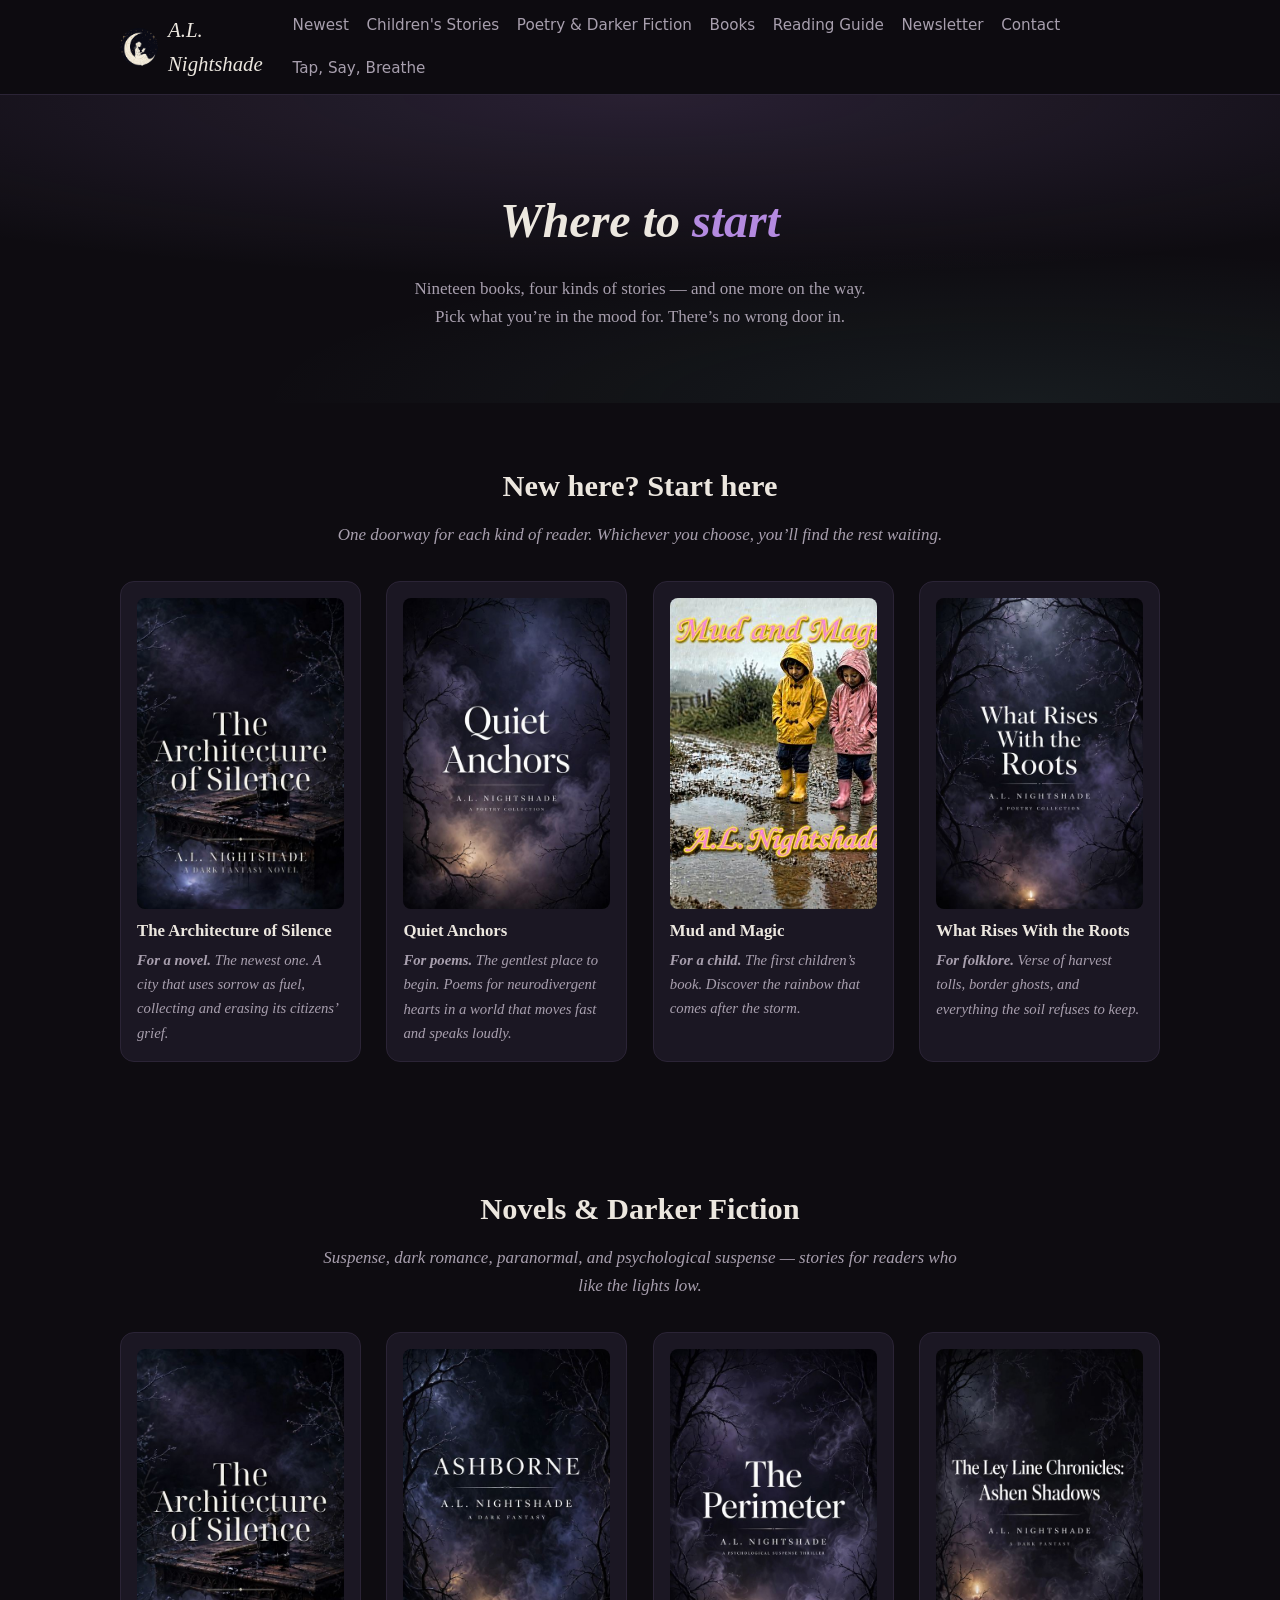
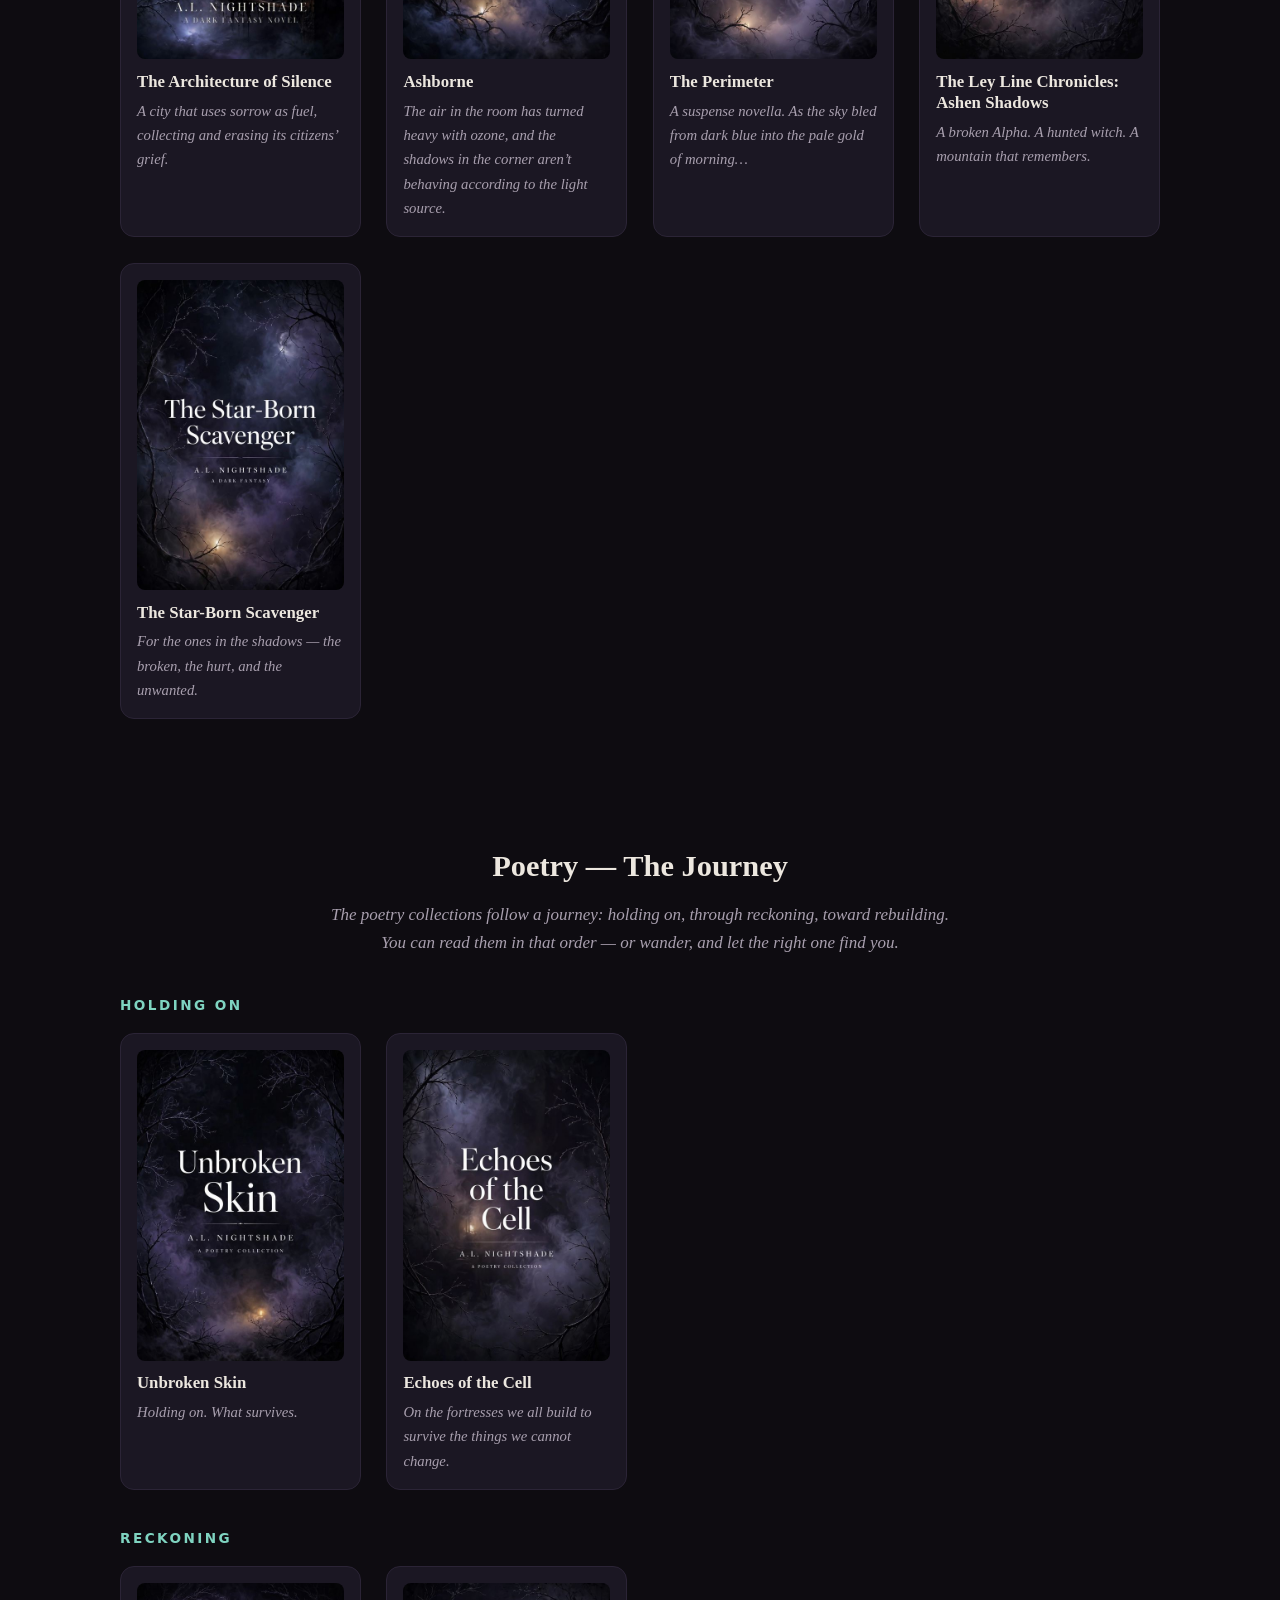
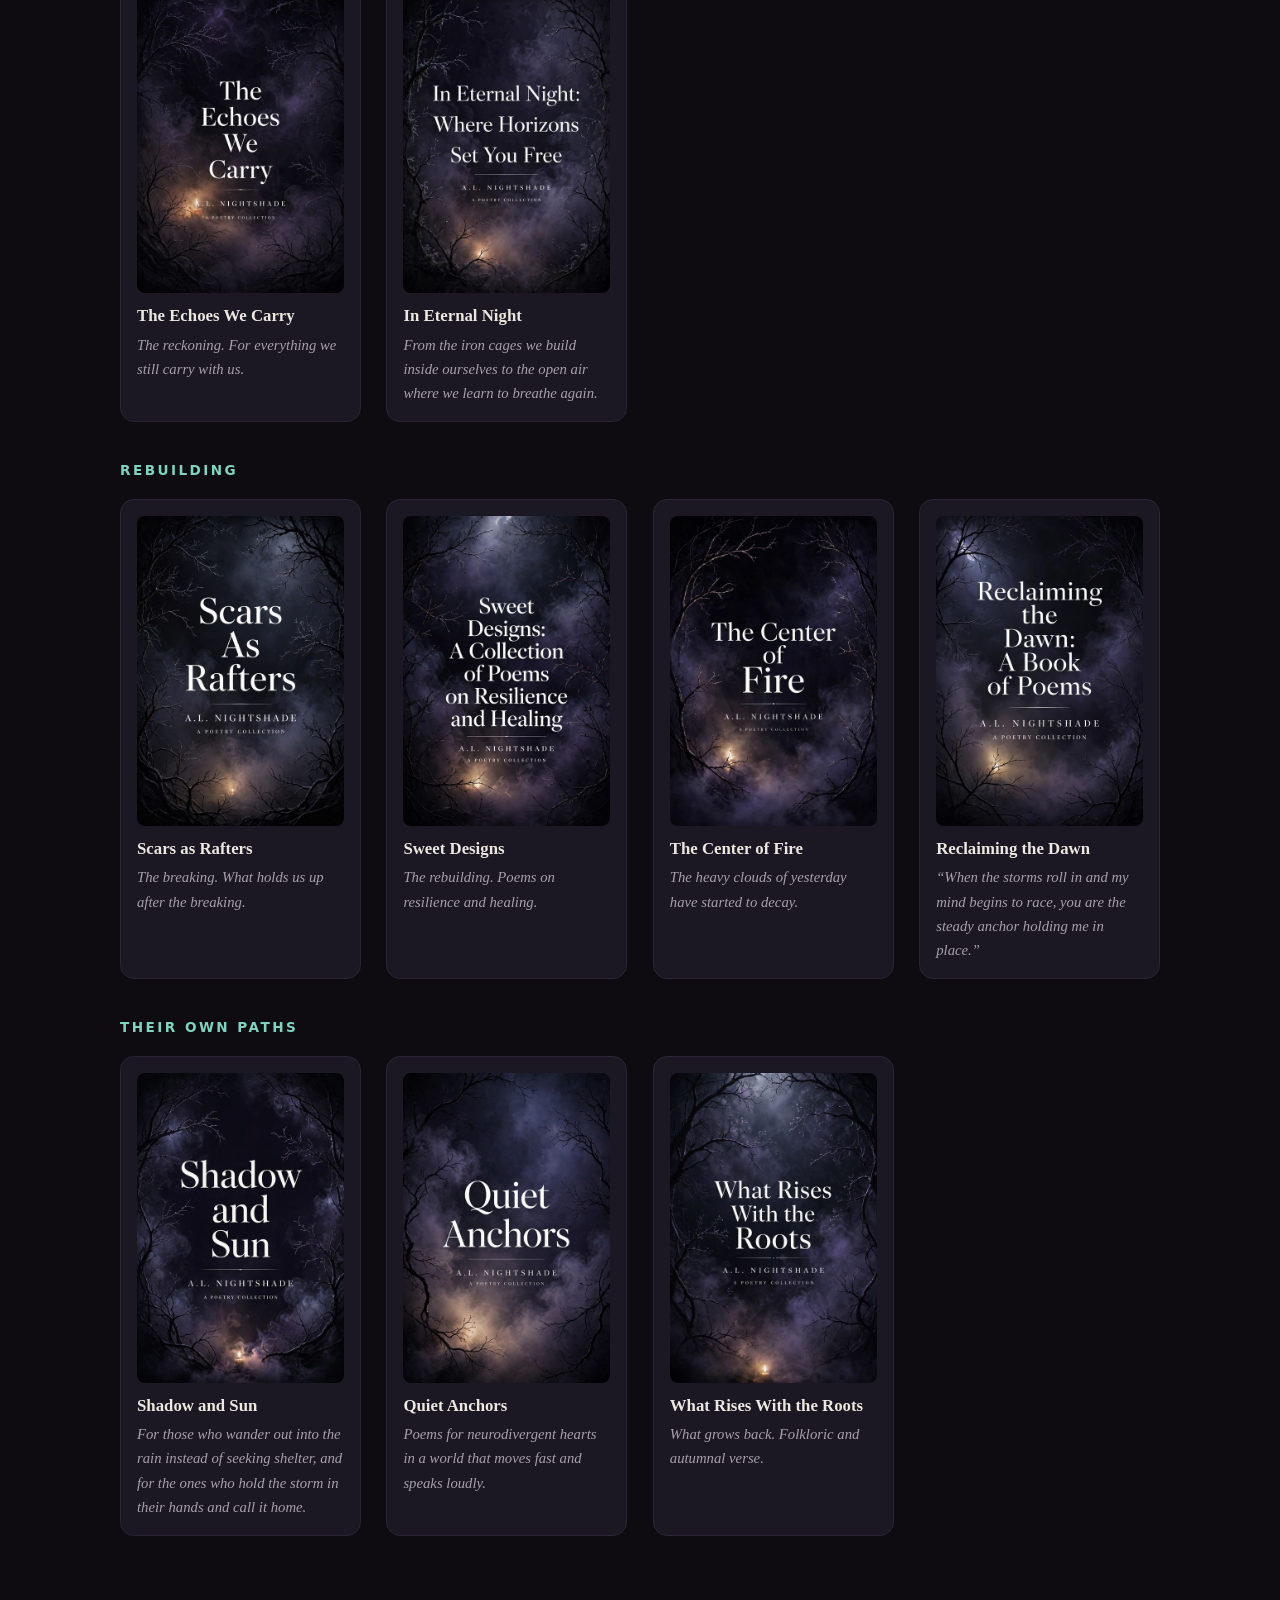
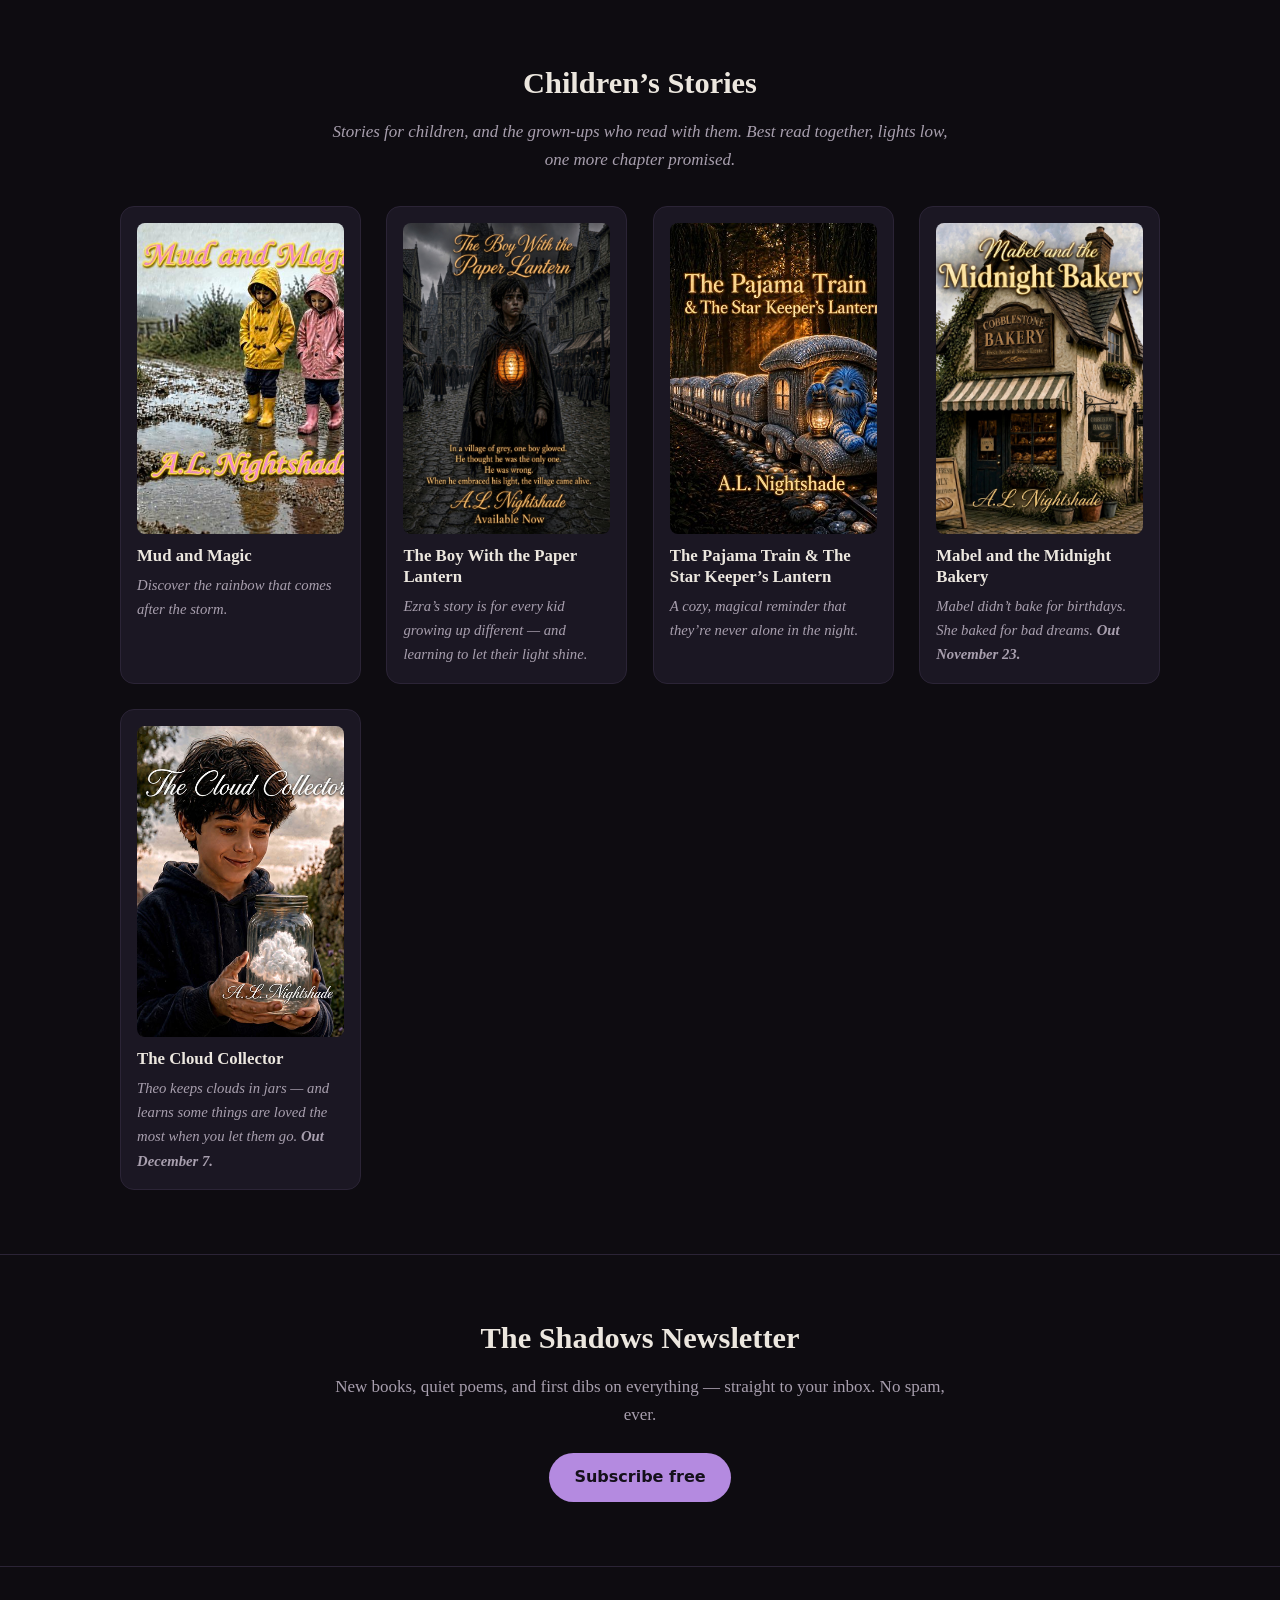
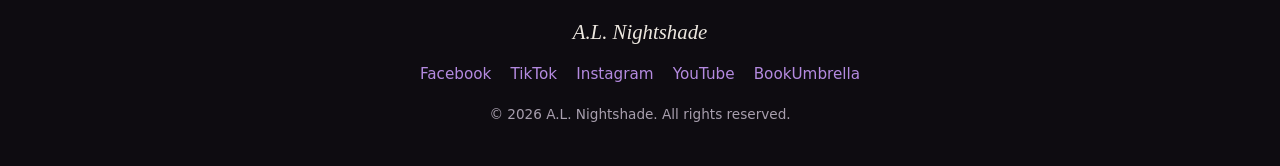
<file: reading-guide.html>
<!DOCTYPE html>
<html lang="en">
<head>
<meta charset="UTF-8">
<meta name="viewport" content="width=device-width, initial-scale=1.0">
<title>Where to Start — A Reading Guide | A.L. Nightshade</title>
<meta name="description" content="Not sure where to begin with A.L. Nightshade? A simple reading guide: start with a novel, a poetry collection, a children's story, or folklore.">
<link rel="stylesheet" href="style.css">
<link rel="icon" type="image/png" href="images/logo.png">
</head>
<body>

<header class="site-header">
  <div class="wrap header-inner">
    <a class="brand" href="index.html#top"><img src="images/logo.png" alt="A.L. Nightshade logo" class="brand-logo"> A.L. Nightshade</a>
    <nav class="nav">
      <a href="index.html#newest">Newest</a>
      <a href="index.html#childrens">Children's Stories</a>
      <a href="index.html#darker">Poetry &amp; Darker Fiction</a>
      <a href="index.html#books">Books</a>
      <a href="reading-guide.html">Reading Guide</a>
      <a href="index.html#newsletter">Newsletter</a>
      <a href="index.html#contact">Contact</a>
      <a href="tap-say-breathe/">Tap, Say, Breathe</a>
    </nav>
  </div>
</header>

<main id="top">

  <!-- INTRO -->
  <section class="hero">
    <div class="wrap">
      <h1>Where to <em>start</em></h1>
      <p class="hero-sub">Nineteen books, four kinds of stories &mdash; and one more on the way.<br>Pick what you&rsquo;re in the mood for. There&rsquo;s no wrong door in.</p>
    </div>
  </section>

  <!-- START HERE -->
  <section class="books">
    <div class="wrap">
      <h2>New here? Start here</h2>
      <p class="guide-note">One doorway for each kind of reader. Whichever you choose, you&rsquo;ll find the rest waiting.</p>
      <div class="grid">

        <article class="card">
          <a href="https://www.amazon.com/dp/B0HKKBH5DK" target="_blank" rel="noopener"><img src="images/the-architecture-of-silence.jpg" alt="The Architecture of Silence cover" loading="lazy"></a>
          <h3>The Architecture of Silence</h3>
          <p><strong>For a novel.</strong> The newest one. A city that uses sorrow as fuel, collecting and erasing its citizens&rsquo; grief.</p>
        </article>

        <article class="card">
          <a href="https://www.amazon.com/dp/B0HF114F2T" target="_blank" rel="noopener"><img src="images/quiet-anchors.jpg" alt="Quiet Anchors cover" loading="lazy"></a>
          <h3>Quiet Anchors</h3>
          <p><strong>For poems.</strong> The gentlest place to begin. Poems for neurodivergent hearts in a world that moves fast and speaks loudly.</p>
        </article>

        <article class="card">
          <a href="https://www.amazon.com/dp/B0HLY4JBHN" target="_blank" rel="noopener"><img src="images/mud-and-magic.jpg" alt="Mud and Magic cover" loading="lazy"></a>
          <h3>Mud and Magic</h3>
          <p><strong>For a child.</strong> The first children&rsquo;s book. Discover the rainbow that comes after the storm.</p>
        </article>

        <article class="card">
          <img src="images/what-rises-with-the-roots.jpg" alt="What Rises With the Roots cover" loading="lazy">
          <h3>What Rises With the Roots</h3>
          <p><strong>For folklore.</strong> Verse of harvest tolls, border ghosts, and everything the soil refuses to keep.</p>
        </article>

      </div>
    </div>
  </section>

  <!-- NOVELS -->
  <section class="books">
    <div class="wrap">
      <h2>Novels &amp; Darker Fiction</h2>
      <p class="guide-note">Suspense, dark romance, paranormal, and psychological suspense &mdash; stories for readers who like the lights low.</p>
      <div class="grid">

        <article class="card">
          <a href="https://www.amazon.com/dp/B0HKKBH5DK" target="_blank" rel="noopener"><img src="images/the-architecture-of-silence.jpg" alt="The Architecture of Silence cover" loading="lazy"></a>
          <h3>The Architecture of Silence</h3>
          <p>A city that uses sorrow as fuel, collecting and erasing its citizens&rsquo; grief.</p>
        </article>

        <article class="card">
          <a href="https://www.amazon.com/dp/B0H9JK4DQS" target="_blank" rel="noopener"><img src="images/ashborne.jpg" alt="Ashborne cover" loading="lazy"></a>
          <h3>Ashborne</h3>
          <p>The air in the room has turned heavy with ozone, and the shadows in the corner aren&rsquo;t behaving according to the light source.</p>
        </article>

        <article class="card">
          <a href="https://www.amazon.com/dp/B0H9T5TCCG" target="_blank" rel="noopener"><img src="images/the-perimeter.jpg" alt="The Perimeter cover" loading="lazy"></a>
          <h3>The Perimeter</h3>
          <p>A suspense novella. As the sky bled from dark blue into the pale gold of morning&hellip;</p>
        </article>

        <article class="card">
          <img src="images/ashen-shadows.jpg" alt="Ashen Shadows cover" loading="lazy">
          <h3>The Ley Line Chronicles: Ashen Shadows</h3>
          <p>A broken Alpha. A hunted witch. A mountain that remembers.</p>
        </article>

        <article class="card">
          <a href="https://www.amazon.com/dp/B0HDV2T1YN" target="_blank" rel="noopener"><img src="images/the-star-born-scavenger.jpg" alt="The Star-Born Scavenger cover" loading="lazy"></a>
          <h3>The Star-Born Scavenger</h3>
          <p>For the ones in the shadows &mdash; the broken, the hurt, and the unwanted.</p>
        </article>

      </div>
    </div>
  </section>

  <!-- POETRY -->
  <section class="books">
    <div class="wrap">
      <h2>Poetry &mdash; The Journey</h2>
      <p class="guide-note">The poetry collections follow a journey: holding on, through reckoning, toward rebuilding. You can read them in that order &mdash; or wander, and let the right one find you.</p>

      <h3 class="guide-stage">Holding on</h3>
      <div class="grid">
        <article class="card">
          <img src="images/unbroken-skin.jpg" alt="Unbroken Skin cover" loading="lazy">
          <h3>Unbroken Skin</h3>
          <p>Holding on. What survives.</p>
        </article>

        <article class="card">
          <img src="images/echoes-of-the-cell.jpg" alt="Echoes of the Cell cover" loading="lazy">
          <h3>Echoes of the Cell</h3>
          <p>On the fortresses we all build to survive the things we cannot change.</p>
        </article>
      </div>

      <h3 class="guide-stage">Reckoning</h3>
      <div class="grid">
        <article class="card">
          <img src="images/the-echoes-we-carry.jpg" alt="The Echoes We Carry cover" loading="lazy">
          <h3>The Echoes We Carry</h3>
          <p>The reckoning. For everything we still carry with us.</p>
        </article>

        <article class="card">
          <img src="images/in-eternal-night.jpg" alt="In Eternal Night cover" loading="lazy">
          <h3>In Eternal Night</h3>
          <p>From the iron cages we build inside ourselves to the open air where we learn to breathe again.</p>
        </article>
      </div>

      <h3 class="guide-stage">Rebuilding</h3>
      <div class="grid">
        <article class="card">
          <img src="images/scars-as-rafters.jpg" alt="Scars as Rafters cover" loading="lazy">
          <h3>Scars as Rafters</h3>
          <p>The breaking. What holds us up after the breaking.</p>
        </article>

        <article class="card">
          <img src="images/sweet-designs.jpg" alt="Sweet Designs cover" loading="lazy">
          <h3>Sweet Designs</h3>
          <p>The rebuilding. Poems on resilience and healing.</p>
        </article>

        <article class="card">
          <a href="https://www.amazon.com/dp/B0H9VN7X89" target="_blank" rel="noopener"><img src="images/the-center-of-fire.jpg" alt="The Center of Fire cover" loading="lazy"></a>
          <h3>The Center of Fire</h3>
          <p>The heavy clouds of yesterday have started to decay.</p>
        </article>

        <article class="card">
          <img src="images/reclaiming-the-dawn.jpg" alt="Reclaiming the Dawn cover" loading="lazy">
          <h3>Reclaiming the Dawn</h3>
          <p>&ldquo;When the storms roll in and my mind begins to race, you are the steady anchor holding me in place.&rdquo;</p>
        </article>
      </div>

      <h3 class="guide-stage">Their own paths</h3>
      <div class="grid">
        <article class="card">
          <img src="images/shadow-and-sun.jpg" alt="Shadow and Sun cover" loading="lazy">
          <h3>Shadow and Sun</h3>
          <p>For those who wander out into the rain instead of seeking shelter, and for the ones who hold the storm in their hands and call it home.</p>
        </article>

        <article class="card">
          <a href="https://www.amazon.com/dp/B0HF114F2T" target="_blank" rel="noopener"><img src="images/quiet-anchors.jpg" alt="Quiet Anchors cover" loading="lazy"></a>
          <h3>Quiet Anchors</h3>
          <p>Poems for neurodivergent hearts in a world that moves fast and speaks loudly.</p>
        </article>

        <article class="card">
          <img src="images/what-rises-with-the-roots.jpg" alt="What Rises With the Roots cover" loading="lazy">
          <h3>What Rises With the Roots</h3>
          <p>What grows back. Folkloric and autumnal verse.</p>
        </article>
      </div>
    </div>
  </section>

  <!-- CHILDREN'S -->
  <section class="books">
    <div class="wrap">
      <h2>Children&rsquo;s Stories</h2>
      <p class="guide-note">Stories for children, and the grown-ups who read with them. Best read together, lights low, one more chapter promised.</p>
      <div class="grid">

        <article class="card">
          <a href="https://www.amazon.com/dp/B0HLY4JBHN" target="_blank" rel="noopener"><img src="images/mud-and-magic.jpg" alt="Mud and Magic cover" loading="lazy"></a>
          <h3>Mud and Magic</h3>
          <p>Discover the rainbow that comes after the storm.</p>
        </article>

        <article class="card">
          <a href="https://www.amazon.com/Boy-Paper-Lantern-L-Nightshade-ebook/dp/B0HNH6SLMR" target="_blank" rel="noopener"><img src="images/the-boy-with-the-paper-lantern.jpg" alt="The Boy With the Paper Lantern cover" loading="lazy"></a>
          <h3>The Boy With the Paper Lantern</h3>
          <p>Ezra&rsquo;s story is for every kid growing up different &mdash; and learning to let their light shine.</p>
        </article>

        <article class="card">
          <a href="https://a.co/d/0fy8vdRa" target="_blank" rel="noopener"><img src="images/the-pajama-train.jpg" alt="The Pajama Train &amp; The Star Keeper's Lantern cover" loading="lazy"></a>
          <h3>The Pajama Train &amp; The Star Keeper&rsquo;s Lantern</h3>
          <p>A cozy, magical reminder that they&rsquo;re never alone in the night.</p>
        </article>

        <article class="card">
          <a href="https://a.co/d/0cRpK2J2" target="_blank" rel="noopener"><img src="images/mabel-and-the-midnight-bakery.jpg" alt="Mabel and the Midnight Bakery cover" loading="lazy"></a>
          <h3>Mabel and the Midnight Bakery</h3>
          <p>Mabel didn&rsquo;t bake for birthdays. She baked for bad dreams. <strong>Out November 23.</strong></p>
        </article>

        <article class="card">
          <img src="images/the-cloud-collector.jpg" alt="The Cloud Collector cover" loading="lazy">
          <h3>The Cloud Collector</h3>
          <p>Theo keeps clouds in jars &mdash; and learns some things are loved the most when you let them go. <strong>Out December 7.</strong></p>
        </article>

      </div>
    </div>
  </section>

  <!-- NEWSLETTER -->
  <section id="newsletter" class="newsletter">
    <div class="wrap narrow center">
      <h2>The Shadows Newsletter</h2>
      <p>New books, quiet poems, and first dibs on everything &mdash; straight to your inbox. No spam, ever.</p>
      <a class="btn" href="https://alnightshadenewsletter.beehiiv.com/subscribe" target="_blank" rel="noopener">Subscribe free</a>
    </div>
  </section>

</main>

<footer class="site-footer">
  <div class="wrap">
    <p class="footer-brand">A.L. Nightshade</p>
    <p class="social">
      <a href="https://www.facebook.com/profile.php?id=61591885481773" target="_blank" rel="noopener">Facebook</a>
      <a href="https://www.tiktok.com/@a.l.nightshade" target="_blank" rel="noopener">TikTok</a>
      <a href="https://www.instagram.com/alnightshadeauthor" target="_blank" rel="noopener">Instagram</a>
      <a href="https://www.youtube.com/@A.L.Nightshade" target="_blank" rel="noopener">YouTube</a>
      <a href="https://bookumbrella.com/author/a-l-nightshade" target="_blank" rel="noopener">BookUmbrella</a>
    </p>
    <p class="copy">&copy; 2026 A.L. Nightshade. All rights reserved.</p>
  </div>
</footer>

</body>
</html>
</file>
<file: style.css>
/* A.L. Nightshade — dark literary theme */
:root {
  --bg: #0e0c11;
  --bg2: #16131c;
  --ink: #ece7df;
  --muted: #a89fae;
  --accent: #b48ae0;
  --accent2: #7fd4c1;
  --card: #1b1723;
  --line: #2b2436;
  --radius: 14px;
}

* { box-sizing: border-box; margin: 0; padding: 0; }

html { scroll-behavior: smooth; }

body {
  background: var(--bg);
  color: var(--ink);
  font-family: Georgia, "Times New Roman", serif;
  line-height: 1.65;
  font-size: 17px;
}

.wrap { max-width: 1080px; margin: 0 auto; padding: 0 1.25rem; }
.wrap.narrow { max-width: 680px; }
.center { text-align: center; }

img { max-width: 100%; height: auto; display: block; border-radius: 8px; }

h1, h2, h3 { line-height: 1.25; font-weight: 600; }
h2 { font-size: 1.9rem; margin-bottom: 1rem; }
h3 { font-size: 1.15rem; margin: 0.8rem 0 0.35rem; }

a { color: var(--accent); }
a:hover { color: var(--accent2); }

.kicker {
  text-transform: uppercase;
  letter-spacing: 0.18em;
  font-size: 0.78rem;
  color: var(--accent2);
  margin-bottom: 0.5rem;
  font-family: system-ui, -apple-system, sans-serif;
}

.btn {
  display: inline-block;
  margin-top: 1rem;
  padding: 0.7rem 1.6rem;
  border-radius: 999px;
  background: var(--accent);
  color: #14101a;
  font-family: system-ui, -apple-system, sans-serif;
  font-weight: 700;
  text-decoration: none;
  border: none;
  cursor: pointer;
  font-size: 1rem;
}
.btn:hover { background: var(--accent2); color: #14101a; }

/* header */
.site-header {
  position: sticky; top: 0; z-index: 50;
  background: rgba(14, 12, 17, 0.92);
  backdrop-filter: blur(8px);
  border-bottom: 1px solid var(--line);
}
.header-inner {
  display: flex; align-items: center; justify-content: space-between;
  padding-top: 0.8rem; padding-bottom: 0.8rem;
}
.brand {
  display: flex; align-items: center; gap: 0.6rem;
  font-size: 1.3rem; color: var(--ink); text-decoration: none; font-style: italic;
}
.brand-logo {
  height: 2.4rem; width: 2.4rem; border-radius: 50%; object-fit: cover; flex: none;
}
.nav { display: flex; gap: 1.1rem; flex-wrap: wrap; }
.nav a {
  color: var(--muted); text-decoration: none; font-size: 0.95rem;
  font-family: system-ui, -apple-system, sans-serif;
}
.nav a:hover { color: var(--ink); }

/* hero */
.hero {
  padding: 6rem 0 4.5rem;
  text-align: center;
  background:
    radial-gradient(ellipse 80% 60% at 50% 0%, rgba(180, 138, 224, 0.16), transparent),
    radial-gradient(ellipse 60% 50% at 80% 100%, rgba(127, 212, 193, 0.08), transparent),
    var(--bg);
}
.hero h1 { font-size: clamp(1.8rem, 4.5vw, 3rem); max-width: 22ch; margin: 0 auto; font-style: italic; }
.hero h1 em { color: var(--accent); }
.hero-sub { margin-top: 1.5rem; color: var(--muted); }

/* spotlight */
.spotlight { background: var(--bg2); padding: 4rem 0; border-top: 1px solid var(--line); border-bottom: 1px solid var(--line); }
.spotlight-inner { display: grid; grid-template-columns: 280px 1fr; gap: 2.5rem; align-items: center; }
.spotlight-cover img { box-shadow: 0 18px 50px rgba(0,0,0,0.55); }
.spotlight-text .hook { font-size: 1.2rem; font-style: italic; color: var(--muted); margin-top: 0.5rem; }

/* welcome */
.welcome { padding: 3.5rem 0; font-size: 1.15rem; font-style: italic; color: var(--ink); }
.welcome p { text-align: center; }

/* book grid */
.books { padding: 4rem 0; }
.books h2 { text-align: center; margin-bottom: 2rem; }
.guide-note { text-align: center; color: var(--muted); font-style: italic; max-width: 640px; margin: -1rem auto 2rem; }
.guide-stage {
  text-transform: uppercase;
  letter-spacing: 0.18em;
  font-size: 0.85rem;
  color: var(--accent2);
  font-family: system-ui, -apple-system, sans-serif;
  margin: 2.5rem 0 1.2rem;
}
.grid {
  display: grid;
  grid-template-columns: repeat(auto-fill, minmax(200px, 1fr));
  gap: 1.6rem;
}
.card {
  background: var(--card);
  border: 1px solid var(--line);
  border-radius: var(--radius);
  padding: 1rem;
  transition: transform 0.2s ease, border-color 0.2s ease;
}
.card:hover { transform: translateY(-4px); border-color: var(--accent); }
.card img { aspect-ratio: 2/3; object-fit: cover; width: 100%; }
.card h3 { font-size: 1.05rem; }
.card p { font-size: 0.92rem; color: var(--muted); font-style: italic; }

/* mud and magic */
.mud { background: linear-gradient(160deg, #141021, #0e0c11 70%); padding: 4.5rem 0; border-top: 1px solid var(--line); }
.mud-inner { display: grid; grid-template-columns: 300px 1fr; gap: 2.5rem; align-items: center; }
.mud-cover img { box-shadow: 0 18px 50px rgba(0,0,0,0.55); }
.mud-text .hook { font-size: 1.25rem; color: var(--accent2); font-style: italic; margin: 0.5rem 0 1rem; }

/* newsletter */
.newsletter { padding: 4rem 0; border-top: 1px solid var(--line); }
.newsletter p { color: var(--muted); margin: 0.5rem 0; }

/* contact */
.contact { background: var(--bg2); padding: 4rem 0; border-top: 1px solid var(--line); }
.contact h2 { text-align: center; }
.contact > .wrap > p { text-align: center; color: var(--muted); margin-bottom: 1.5rem; }
.contact form { display: grid; gap: 1rem; }
.contact label { display: grid; gap: 0.35rem; font-family: system-ui, -apple-system, sans-serif; font-size: 0.95rem; }
.contact input, .contact textarea {
  background: var(--bg);
  border: 1px solid var(--line);
  border-radius: 8px;
  color: var(--ink);
  padding: 0.7rem 0.9rem;
  font-size: 1rem;
  font-family: inherit;
  width: 100%;
}
.contact input:focus, .contact textarea:focus { outline: none; border-color: var(--accent); }

/* footer */
.site-footer { padding: 3rem 0 2.5rem; border-top: 1px solid var(--line); text-align: center; }
.footer-brand { font-style: italic; font-size: 1.3rem; margin-bottom: 0.8rem; }
.social { display: flex; gap: 1.2rem; justify-content: center; flex-wrap: wrap; margin-bottom: 1rem; }
.social a { font-family: system-ui, -apple-system, sans-serif; font-size: 0.95rem; text-decoration: none; }
.copy { color: var(--muted); font-size: 0.85rem; font-family: system-ui, -apple-system, sans-serif; }

/* responsive */
@media (max-width: 720px) {
  .spotlight-inner, .mud-inner { grid-template-columns: 1fr; }
  .spotlight-cover, .mud-cover { max-width: 240px; margin: 0 auto; }
  .hero { padding: 4rem 0 3rem; }
  .nav { gap: 0.8rem; }
  .header-inner { flex-direction: column; gap: 0.6rem; }
}
</file>
